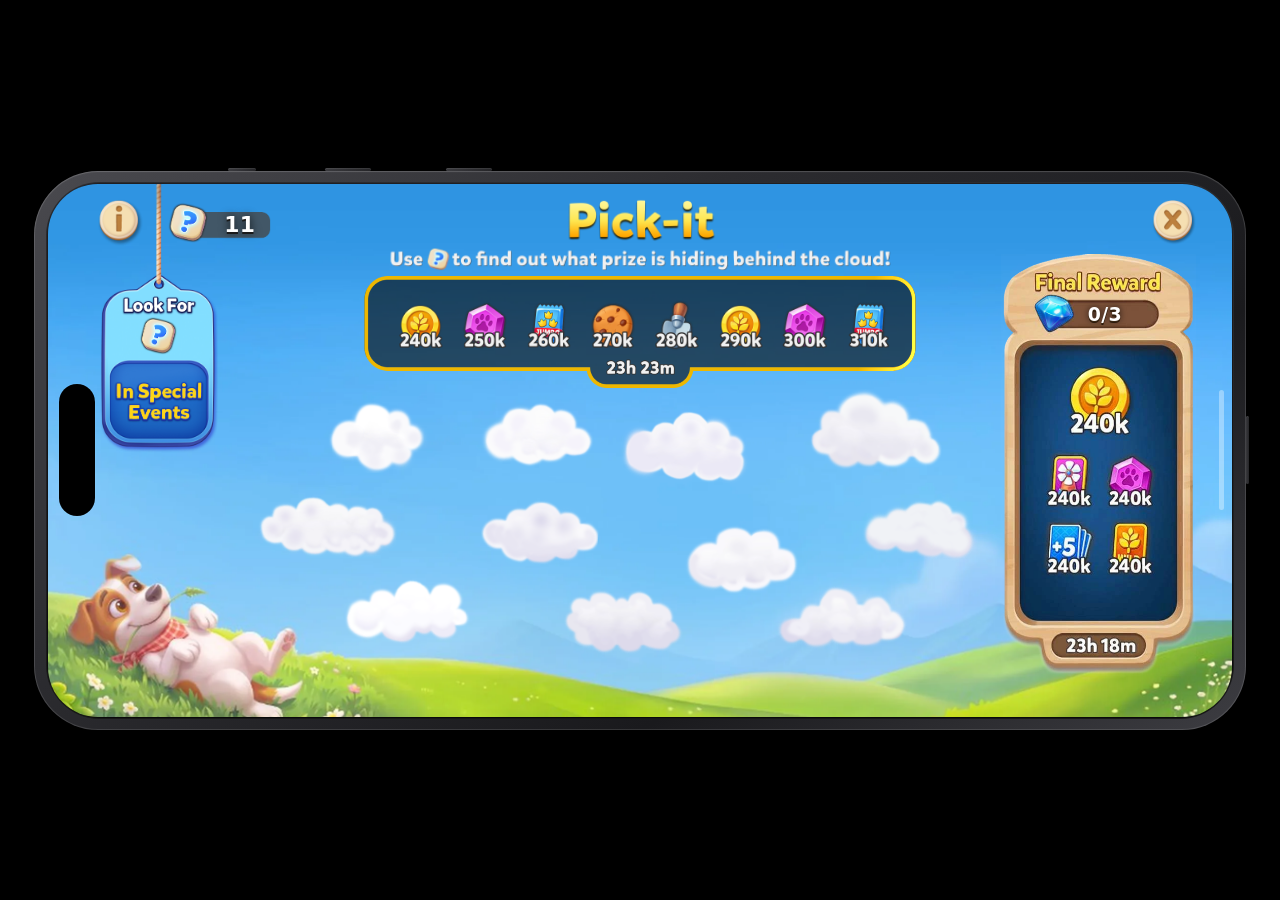
<file: index.html>
<!DOCTYPE html>
<html lang="ru">
<head>
  <meta charset="UTF-8" />
  <meta name="viewport" content="width=device-width, initial-scale=1, maximum-scale=1, user-scalable=no, viewport-fit=cover" />
  <meta name="theme-color" content="#5eb8e8" />
  <meta name="apple-mobile-web-app-capable" content="yes" />
  <meta name="apple-mobile-web-app-status-bar-style" content="black-translucent" />
  <meta name="apple-mobile-web-app-title" content="Pick-it" />
  <title>Pick-it</title>
  <link rel="icon" type="image/png" sizes="32x32" href="Assets/icons/favicon-32.png?v=1" />
  <link rel="icon" type="image/png" sizes="192x192" href="Assets/icons/icon-192.png?v=1" />
  <link rel="apple-touch-icon" href="Assets/icons/apple-touch-icon.png?v=1" />
  <link rel="manifest" href="manifest.webmanifest" />
  <link rel="stylesheet" href="css/game.css?v=final-bar-fix1" />
</head>
<body>
  <div id="rotateOverlay" class="rotate-overlay" aria-live="polite">
    <div class="rotate-overlay-icon" aria-hidden="true">↻</div>
    <p class="rotate-overlay-title">Поверните устройство</p>
    <p class="rotate-overlay-hint">Игра работает только в горизонтальном режиме</p>
  </div>
  <div id="app" class="app">
    <div class="iphone iphone--landscape iphone--14-pro-max" aria-label="iPhone 14 Pro Max landscape (932×430)">
      <div class="iphone-shell">
        <span class="iphone-side-btn iphone-side-silent" aria-hidden="true"></span>
        <span class="iphone-side-btn iphone-side-vol-up" aria-hidden="true"></span>
        <span class="iphone-side-btn iphone-side-vol-down" aria-hidden="true"></span>
        <span class="iphone-side-btn iphone-side-power" aria-hidden="true"></span>
        <div class="iphone-bezel">
          <div class="iphone-screen">
            <div class="iphone-island" aria-hidden="true"></div>
            <div class="stars-layer" id="starsLayer" aria-hidden="true"></div>
            <div class="iphone-screen-inner">
              <div class="stage" id="stage">
      <div class="snow-layer" id="snowLayer" aria-hidden="true"></div>
      <header class="top-bar">
        <div class="top-left-controls">
          <button type="button" class="btn-system btn-info" aria-label="Info">
            <img src="Assets/System Buttons-1.png" alt="" />
          </button>
          <div class="meter-wrap visible" data-intro="meter">
            <img class="meter-bg" src="Assets/EventSkuMeter.png" alt="" />
            <span class="meter-value" id="energyValue">11</span>
          </div>
          <div class="info-panel-wrap intro-hidden" data-intro="info">
            <div class="info-swing">
              <img src="Assets/Info Panel2.png" alt="Play Chase to collect" />
            </div>
          </div>
        </div>
        <button type="button" class="btn-system btn-close" aria-label="Close">
          <img src="Assets/System Buttons.png" alt="" />
        </button>
        <div class="header-wrap intro-hidden" data-intro="header">
          <img class="header-img" src="Assets/Header.png?v=cloudhdr2" alt="Pick-it" />
        </div>
      </header>

      <div class="final-prize-wrap intro-hidden" data-intro="panel">
        <div class="final-prize-panel">
          <img src="Assets/Final Prize Panel.png?v=2" alt="Final Reward" />
          <div
            class="final-prize-progress-fill"
            id="finalPrizeProgressFill"
            style="--progress-ratio: 0"
            aria-hidden="true"
          >
            <img src="Assets/final_prize_progress_fill.png?v=1" alt="" />
          </div>
          <img
            class="final-prize-gem-icon"
            src="Assets/almaz_counter.png?v=2"
            alt=""
          />
          <span
            class="final-prize-progress-counter"
            id="prizePanelProgressCounter"
            aria-live="polite"
            >0/3</span>
          <div
            class="final-prize-rewards-done"
            id="finalPrizeRewardsDone"
            aria-hidden="true"
          >
            <img class="final-prize-done" src="Assets/Done.png" alt="" />
            <img class="final-prize-done" src="Assets/Done.png" alt="" />
            <img class="final-prize-done" src="Assets/Done.png" alt="" />
            <img class="final-prize-done" src="Assets/Done.png" alt="" />
            <img class="final-prize-done" src="Assets/Done.png" alt="" />
          </div>
        </div>
      </div>

      <div class="prize-panel-wrap intro-hidden" data-intro="panel">
        <div class="prize-panel">
          <div class="prize-panel-art">
            <div class="prize-panel-stack">
              <img
                class="prize-panel-fill"
                src="Assets/Prize Panel fill.png?v=3"
                alt=""
              />
              <div class="prize-panel-frame-layer">
                <img
                  class="prize-panel-frame"
                  src="Assets/Prize Panel frame.png?v=2"
                  alt=""
                />
                <span class="prize-panel-shine" aria-hidden="true"></span>
              </div>
            </div>
          </div>
          <div class="prize-panel-items" id="prizePanelItems"></div>
        </div>
      </div>

      <div class="field" id="field"></div>

      <div class="hand-pointer intro-hidden" id="handPointer" aria-hidden="true">
        <img src="Assets/image 181.png" alt="" />
      </div>

      <div class="vfx-layer" id="vfxLayer"></div>

      <div class="game-complete-overlay" id="gameCompleteOverlay" aria-hidden="true">
        <button type="button" class="game-complete-restart" id="gameCompleteRestart" aria-label="Play again">
          <img src="Assets/Recompletion pop-up.png" alt="" />
        </button>
      </div>
              </div>
            </div>
            <div class="iphone-home-bar" aria-hidden="true"></div>
          </div>
        </div>
      </div>
    </div>
  </div>
  <script src="js/game.js?v=cloud8v12"></script>
</body>
</html>
</file>
<file: css/game.css>
*,
*::before,
*::after {
  box-sizing: border-box;
  margin: 0;
  padding: 0;
}

@property --progress-ratio {
  syntax: "<number>";
  initial-value: 0;
  inherits: false;
}

html,
body {
  height: 100%;
  background: #000;
  overflow: hidden;
  font-family: system-ui, -apple-system, Segoe UI, sans-serif;
  -webkit-tap-highlight-color: transparent;
}

.app {
  height: 100%;
  display: flex;
  justify-content: center;
  align-items: center;
  padding: 12px;
}

/* —— iPhone frame (landscape, iPhone 14 Pro Max logical 932×430 pt) —— */
.iphone {
  --iphone-logical-w: 932;
  --iphone-logical-h: 430;
  --iphone-preview-scale: 1.3;
  aspect-ratio: var(--iphone-logical-w) / var(--iphone-logical-h);
  width: min(
    calc(96vw * var(--iphone-preview-scale)),
    calc(
      100dvh * var(--iphone-logical-w) / var(--iphone-logical-h) *
        var(--iphone-preview-scale)
    ),
    calc(var(--iphone-logical-w) * 1px * var(--iphone-preview-scale))
  );
  height: min(
    calc(100dvh * var(--iphone-preview-scale)),
    calc(
      96vw * var(--iphone-logical-h) / var(--iphone-logical-w) *
        var(--iphone-preview-scale)
    ),
    calc(var(--iphone-logical-h) * 1px * var(--iphone-preview-scale))
  );
  filter: drop-shadow(0 24px 48px rgba(0, 0, 0, 0.65));
}

.iphone--14-pro-max .iphone-shell {
  padding: 11px 12px;
  border-radius: 64px;
}

.iphone--14-pro-max .iphone-bezel {
  border-radius: 54px;
}

.iphone--14-pro-max .iphone-screen {
  border-radius: 50px;
}

.iphone--14-pro-max .iphone-island {
  width: 36px;
  min-height: 96px;
  max-height: 132px;
  left: 11px;
}

.iphone-shell {
  position: relative;
  width: 100%;
  height: 100%;
  padding: 10px 11px;
  border-radius: 62px;
  background: linear-gradient(145deg, #4a4a4f 0%, #2c2c30 35%, #1a1a1d 70%, #3d3d42 100%);
  box-shadow:
    inset 0 0 0 1px rgba(255, 255, 255, 0.12),
    inset 0 1px 2px rgba(255, 255, 255, 0.08);
}

.iphone-bezel {
  width: 100%;
  height: 100%;
  border-radius: 52px;
  padding: 2px;
  background: linear-gradient(180deg, #1f1f22, #0a0a0a);
  box-shadow: inset 0 0 0 1px rgba(255, 255, 255, 0.06);
}

.iphone-screen {
  position: relative;
  width: 100%;
  height: 100%;
  border-radius: 48px;
  background: #7ec8f0 url("../Assets/bg.webp?v=bg2500v3") 32% 78% / 100% auto no-repeat;
  overflow: hidden;
  display: flex;
  flex-direction: row;
  align-items: stretch;
}

.iphone-island {
  position: absolute;
  left: 10px;
  top: 50%;
  transform: translateY(-50%);
  width: 32px;
  height: 26%;
  min-height: 88px;
  max-height: 120px;
  background: #000;
  border-radius: 22px;
  z-index: 200;
  box-shadow: 0 0 0 1px rgba(255, 255, 255, 0.04);
}

.iphone-screen-inner {
  flex: 1;
  min-width: 0;
  min-height: 0;
  width: 100%;
  height: 100%;
  display: flex;
  align-items: stretch;
  justify-content: stretch;
  padding: 0;
  container-type: size;
}

.iphone-home-bar {
  position: absolute;
  right: 8px;
  top: 50%;
  transform: translateY(-50%);
  width: 5px;
  height: 34%;
  max-height: 120px;
  border-radius: 999px;
  background: rgba(255, 255, 255, 0.35);
  z-index: 200;
  pointer-events: none;
}

.iphone-side-btn {
  position: absolute;
  background: linear-gradient(90deg, #3a3a3e, #252528);
  border-radius: 2px;
  box-shadow: inset 0 1px 0 rgba(255, 255, 255, 0.08);
  pointer-events: none;
}

.iphone-side-silent {
  top: -3px;
  left: 16%;
  width: 28px;
  height: 3px;
}

.iphone-side-vol-up {
  top: -3px;
  left: 24%;
  width: 46px;
  height: 3px;
}

.iphone-side-vol-down {
  top: -3px;
  left: 34%;
  width: 46px;
  height: 3px;
}

.iphone-side-power {
  right: -3px;
  top: 50%;
  transform: translateY(-50%);
  width: 3px;
  height: 68px;
}

/* Landscape-only: block portrait with full-screen prompt */
.rotate-overlay {
  display: none;
  position: fixed;
  inset: 0;
  z-index: 100000;
  flex-direction: column;
  align-items: center;
  justify-content: center;
  gap: 12px;
  padding: 28px;
  text-align: center;
  color: #fff;
  background: #7ec8f0 url("../Assets/bg.webp?v=bg2500v3") 32% 78% / 100% auto no-repeat;
  pointer-events: auto;
}

body.portrait-blocked .rotate-overlay {
  display: flex;
}

body.portrait-blocked #app {
  visibility: hidden !important;
  pointer-events: none !important;
}

.rotate-overlay-icon {
  font-size: 3.25rem;
  line-height: 1;
  animation: rotateHint 2.2s ease-in-out infinite;
}

.rotate-overlay-title {
  font-size: 1.35rem;
  font-weight: 800;
  text-shadow: 0 2px 8px rgba(0, 0, 0, 0.85);
}

.rotate-overlay-hint {
  font-size: 0.95rem;
  opacity: 0.88;
  max-width: 16rem;
  line-height: 1.35;
}

@keyframes rotateHint {
  0%,
  100% {
    transform: rotate(-90deg);
  }
  50% {
    transform: rotate(-90deg) scale(1.08);
  }
}

/* Legacy: CSS rotate fallback (desktop only, optional) */
body.force-landscape {
  overflow: hidden;
}

body.force-landscape #app {
  position: fixed;
  inset: auto;
  left: 50%;
  top: 50%;
  padding: 0;
  transform: translate(-50%, -50%) rotate(90deg);
  transform-origin: center center;
}

body.force-landscape .iphone,
body.force-landscape .iphone-shell,
body.force-landscape .iphone-bezel,
body.force-landscape .iphone-screen,
body.force-landscape .iphone-screen-inner,
body.force-landscape .stage {
  width: 100% !important;
  height: 100% !important;
  max-width: none;
  max-height: none;
  min-height: 0;
  flex: 1 1 auto;
}

body.force-landscape .iphone {
  display: flex;
  flex-direction: column;
  aspect-ratio: auto !important;
}

body.force-landscape .iphone-shell,
body.force-landscape .iphone-bezel {
  display: flex;
  flex-direction: column;
  flex: 1;
  padding: 0 !important;
}

body.force-landscape .iphone-screen {
  flex: 1;
  display: flex;
  border-radius: 0 !important;
}

body.force-landscape .stage {
  --header-w: min(78.2cqw, 82.8%);
  --prize-panel-w: min(84cqw, 560px);
  --prize-panel-gap: 1px;
  --prize-icon-h: calc(var(--prize-panel-h) * 0.72);
  --prize-panel-item-overlap: 2px;
  --prize-panel-items-shift: -50%;
  --panel-bottom: 0.6%;
  --prize-panel-rise-offset: min(96px, 22cqh);
}

body.force-landscape .header-wrap {
  max-width: calc(100% - 128px);
}

body.force-landscape .header-img {
  min-height: 50.6px;
}

body.force-landscape .prize-panel-wrap {
  width: min(var(--prize-panel-w), calc(100% - 28px));
  max-width: none;
}

/* Phones: drop mockup frame, game fills the viewport */
@media (hover: none) and (pointer: coarse), (max-width: 768px) {
  html {
    height: 100%;
    height: 100dvh;
    height: -webkit-fill-available;
    width: 100%;
    overflow: hidden;
    overscroll-behavior: none;
  }

  body {
    position: fixed;
    inset: 0;
    width: 100%;
    height: 100%;
    height: 100dvh;
    height: -webkit-fill-available;
    margin: 0;
    overflow: hidden;
    overscroll-behavior: none;
    background: #000;
  }

  #app,
  #app.app {
    position: fixed;
    inset: 0;
    padding: 0 !important;
    width: 100%;
    height: 100%;
    min-height: 0;
    max-height: 100%;
    align-items: stretch;
    justify-content: stretch;
    box-sizing: border-box;
    display: flex;
    flex-direction: column;
  }

  .iphone {
    --iphone-preview-scale: 1;
    flex: 1 1 auto;
    width: 100%;
    height: 100%;
    min-height: 0;
    max-height: 100%;
    aspect-ratio: auto !important;
    max-width: none;
    filter: none;
    display: flex;
    flex-direction: column;
  }

  .iphone-shell {
    flex: 1;
    display: flex;
    flex-direction: column;
    min-height: 0;
    height: auto;
    padding: 0;
    border-radius: 0;
    background: transparent;
    box-shadow: none;
  }

  .iphone-bezel {
    flex: 1;
    display: flex;
    flex-direction: column;
    min-height: 0;
    height: auto;
    padding: 0 !important;
    border-radius: 0;
    background: transparent;
    box-shadow: none;
  }

  .iphone-screen {
    flex: 1;
    display: flex;
    flex-direction: row;
    border-radius: 0;
    width: 100%;
    height: 100%;
    min-height: 0;
    padding: 0;
    box-sizing: border-box;
  }

  .iphone-screen-inner,
  .stage {
    width: 100%;
    height: 100%;
    min-height: 0;
    flex: 1 1 auto;
  }

  .iphone-island,
  .iphone-home-bar,
  .iphone-side-btn {
    display: none !important;
  }

  .prize-panel-items {
    padding: 0 var(--prize-panel-items-pad-x, 2.2%);
    gap: var(--prize-panel-gap, 1px);
    column-gap: var(--prize-panel-gap, 1px);
  }

  .top-left-controls {
    flex-wrap: nowrap;
  }
}

@media (hover: none) and (pointer: coarse) and (orientation: landscape) {
  html,
  body,
  #app,
  .iphone,
  .iphone-shell,
  .iphone-bezel,
  .iphone-screen,
  .iphone-screen-inner,
  .stage {
    height: 100svh;
    min-height: 100svh;
    max-height: 100svh;
  }
}

html.is-touch.game-landscape,
html.is-touch.game-landscape body {
  background: #0a1020;
}

html.is-touch.game-landscape #app,
html.is-touch.game-landscape .iphone,
html.is-touch.game-landscape .iphone-shell,
html.is-touch.game-landscape .iphone-bezel,
html.is-touch.game-landscape .iphone-screen,
html.is-touch.game-landscape .iphone-screen-inner,
html.is-touch.game-landscape .stage {
  width: 100vw;
  max-width: 100vw;
  margin: 0;
  padding: 0;
  border-radius: 0;
}

/* Info panel layout: phone landscape + local iPhone mockup (no .is-touch on desktop) */
html.is-touch.game-landscape .stage,
html:not(.is-touch) .iphone .stage {
  --info-meter-gap: 0px;
  --info-ui-gap: 6px;
  --info-btn-w: 52px;
  /* Rope X: center of gap between info btn and meter */
  --info-rope-x: calc(var(--info-btn-w) + var(--info-ui-gap) * 0.5);
}

html.is-touch.game-landscape .stage {
  --info-panel-scale: calc(0.9555 * 0.85);
  --info-panel-shift-x: 10px;
  --top-left-nudge-x: -10px;
  /* Rope Y: top of stage + lift info panel slightly */
  --info-rope-top: calc(
    -1 * max(var(--ui-top), env(safe-area-inset-top, 8px)) - 20px
  );
}

html:not(.is-touch) .iphone .stage {
  --info-panel-scale: 0.9555;
  --info-panel-shift-x: 10px;
  --top-left-nudge-x: 0px;
  --info-rope-top: calc(-1 * max(var(--ui-top), 10px));
  --prize-panel-items-drop: -10px;
  --prize-panel-items-top: 51%;
}

html.is-touch.game-landscape .top-left-controls,
html:not(.is-touch) .iphone .top-left-controls {
  position: absolute;
}

html.is-touch.game-landscape .info-panel-wrap,
html:not(.is-touch) .iphone .info-panel-wrap {
  position: absolute;
  left: calc(var(--info-rope-x, 55px) + var(--info-panel-shift-x, 0px));
  top: var(--info-rope-top, -8px);
  margin-left: 0;
  margin-top: 0;
  max-width: calc(124px * var(--info-panel-scale, 0.9555));
  z-index: 2;
  transform: translate(-50%, -130%);
}

html.is-touch.game-landscape .info-panel-wrap.dropped,
html:not(.is-touch) .iphone .info-panel-wrap.dropped {
  animation: infoDropAnchored 0.85s cubic-bezier(0.34, 1.4, 0.64, 1) forwards;
}

html:not(.is-touch) .iphone .top-left-controls {
  gap: 6px;
  align-items: flex-start;
}

/* Touch + landscape: desktop-like UI; prize width in vw (no cqw) */
html.is-touch.game-landscape .stage {
  --edge-x: 2px;
  --ui-top: 8px;
  --header-w: 42.32%;
  --close-nudge-x: 32px;
  --header-est-h: min(12.5vw, 54px);
  --prize-panel-items-mul: 0.85;
  --prize-panel-top: calc(0.8% + 10px + var(--header-est-h) - 3px);
  --field-top: calc(var(--prize-panel-top) + var(--prize-panel-h) + 8px);
  --prize-panel-gap: 1px;
  --prize-panel-item-overlap: 2px;
  --prize-panel-items-shift: -50%;
  --prize-panel-items-pad-x: 2.2%;
  --prize-panel-items-drop: -12px;
  --prize-panel-items-top: 51%;
  --prize-panel-mobile-size: 1.2;
  --prize-panel-scale: calc(0.84 * var(--prize-panel-mobile-size, 1));
  --prize-panel-items-ref-scale: calc(1.06 * var(--prize-panel-mobile-size, 1));
  --prize-panel-w: min(
    calc(49.13vw * var(--prize-panel-scale)),
    calc(419px * var(--prize-panel-scale))
  );
  --prize-panel-h: calc(var(--prize-panel-w) * var(--prize-panel-art-h, 197) / 1024);
  --prize-icon-h: calc(
    min(
        calc(49.13vw * var(--prize-panel-items-ref-scale)),
        calc(419px * var(--prize-panel-items-ref-scale))
      ) *
      var(--prize-panel-art-h, 197) / 1024 * 0.72 * var(--prize-panel-items-mul, 0.85)
  );
  --prize-panel-rise-offset: min(-68px, -14vh);
  --petard-size: min(28.8vh, 156px);
}

html.is-touch.game-landscape .top-left-controls {
  left: max(
    0px,
    calc(
      var(--edge-x) + var(--top-left-nudge-x, 0px) +
        env(safe-area-inset-left, 0px)
    )
  );
  top: max(var(--ui-top), env(safe-area-inset-top, 8px));
  gap: 6px;
  max-width: none;
  align-items: flex-start;
}

html.is-touch.game-landscape .btn-close {
  right: max(
    2px,
    calc(
      var(--edge-x) - var(--close-nudge-x, 0px) +
        env(safe-area-inset-right, 0px)
    )
  );
  top: max(var(--ui-top), env(safe-area-inset-top, 8px));
}

html.is-touch.game-landscape .final-prize-wrap {
  top: calc(
    max(var(--ui-top), env(safe-area-inset-top, 8px)) + var(--final-prize-shift-y, 58px)
  );
  right: max(
    2px,
    calc(
      var(--edge-x) - var(--close-nudge-x, 0px) +
        env(safe-area-inset-right, 0px) + var(--final-prize-shift-x, 4px)
    )
  );
  height: calc(
    (
        100% - max(var(--ui-top), env(safe-area-inset-top, 8px)) -
          var(--final-prize-shift-y, 58px) - 6px
      ) * var(--final-prize-scale, 0.924)
  );
}

html.is-touch.game-landscape .btn-info,
html.is-touch.game-landscape .btn-close {
  width: 52px;
  height: 52px;
}

html.is-touch.game-landscape .meter-wrap,
html:not(.is-touch) .iphone .meter-wrap {
  height: calc(56px * 1.15);
  transform: translateY(-5%);
}

html.is-touch.game-landscape .meter-value,
html:not(.is-touch) .iphone .meter-value {
  font-size: calc(19px * 1.15);
}

html.is-touch.game-landscape .header-wrap {
  left: 50%;
  top: calc(0.8% + 10px);
  transform: translateX(-50%);
  width: var(--header-w);
  max-width: calc(100% - 128px);
}

html.is-touch.game-landscape .header-img {
  width: 100%;
  height: auto;
  min-height: 0;
  max-height: none;
  object-fit: contain;
}

html.is-touch.game-landscape .prize-panel-wrap {
  top: var(--prize-panel-top);
  bottom: auto;
  width: min(var(--prize-panel-w), calc(100vw - 12px));
  max-width: calc(419px * var(--prize-panel-scale));
  height: auto;
  aspect-ratio: 1024 / var(--prize-panel-art-h, 208);
  transform: translateX(-50%) translateY(0);
  transform-origin: 50% 0%;
}

html.is-touch.game-landscape .prize-panel-wrap.intro-hidden[data-intro="panel"] {
  transform: translateX(-50%);
}

html.is-touch.game-landscape .prize-panel-wrap.visible {
  animation: prizePanelFadeIn var(--prize-panel-rise-duration, 0.85s) ease both;
}

html.is-touch.game-landscape .prize-panel {
  --prize-panel-items-top: 44%;
  --prize-panel-items-drop: -12px;
}

html.is-touch.game-landscape .prize-panel-items,
html.is-touch.game-landscape #prizePanelItems {
  --prize-panel-items-drop: -12px;
  top: var(--prize-panel-items-top, 43%);
  left: 0;
  right: 0;
  height: var(--prize-icon-h);
  transform: translateY(-50%)
    translateY(var(--prize-panel-items-drop, -10px))
    translateX(var(--prize-panel-items-nudge-x, 5px));
  align-items: flex-end;
  justify-content: center;
}

html.is-touch.game-landscape .prize-panel-items .panel-prize {
  height: var(--prize-icon-h);
  align-items: flex-end;
}

html.is-touch.game-landscape .prize-panel-items .panel-prize-img {
  max-height: calc(var(--prize-icon-h) * var(--panel-prize-size-mul, 1.1));
}

/* Touch landscape: petard row Y (shared with idle-hint pulse) */
html.is-touch.game-landscape .slot[data-index="1"],
html.is-touch.game-landscape .slot[data-index="3"],
html.is-touch.game-landscape .slot[data-index="5"],
html.is-touch.game-landscape .slot[data-index="7"] {
  --petard-slot-x: -32px;
  --petard-slot-y: calc(-50% - 2.5vh + var(--petard-row-drop, 0px));
}

html.is-touch.game-landscape .slot[data-index="0"],
html.is-touch.game-landscape .slot[data-index="2"],
html.is-touch.game-landscape .slot[data-index="4"],
html.is-touch.game-landscape .slot[data-index="6"] {
  --petard-slot-y: calc(
    -50% - 2.5vh + var(--petard-row-drop, 0px) - var(--petard-lower-row-lift, 0px) +
      var(--petard-lower-row-drop, 0px)
  );
}

/* Touch: petard 4 (index 3) */
html.is-touch.game-landscape .slot[data-index="3"] {
  --petard-slot-y: calc(-50% - 2.5vh + var(--petard-row-drop, 0px) + 13px);
}

html.is-touch.game-landscape #field .slot[data-index="3"] .slot-inner {
  translate: 0 -8px;
}

/* Touch landscape: reward character face scale (all `.reward-* img.done`) */
html.is-touch.game-landscape .stage {
  --character-face-mul: 1;
  --character-reward-bottom: 10px;
  --petard-row-drop: 12px;
  --petard-lower-row-lift: 20px;
  --petard-lower-row-drop: 14px;
}

html.is-touch.game-landscape .slot.show-special-reward img.done {
  bottom: var(--character-reward-bottom, var(--slot-sku-bottom, 0px));
}

/* Touch: upper petard row — lift character faces 10px (slots 2,4,6,8 → index 1,3,5,7) */
html.is-touch.game-landscape .slot[data-index="1"].show-special-reward img.done,
html.is-touch.game-landscape .slot[data-index="3"].show-special-reward img.done,
html.is-touch.game-landscape .slot[data-index="5"].show-special-reward img.done,
html.is-touch.game-landscape .slot[data-index="7"].show-special-reward img.done {
  bottom: calc(var(--character-reward-bottom, 10px) + 10px);
}

html.is-touch.game-landscape .slot.reward-sam img.done {
  width: calc(var(--petard-size) * 1.017 * 1.15 * 0.81 * var(--character-face-mul));
  height: calc(var(--petard-size) * 1.017 * 1.15 * 0.81 * var(--character-face-mul));
  margin-left: -8px;
}

/* Touch: petards 1 & 3 — lift prize + petard (not petard 2) */
html.is-touch.game-landscape #field .slot[data-index="0"] img.prize,
html.is-touch.game-landscape #field .slot[data-index="0"] img.cube,
html.is-touch.game-landscape #field .slot[data-index="2"] img.prize,
html.is-touch.game-landscape #field .slot[data-index="2"] img.cube {
  bottom: calc(var(--slot-sku-bottom, 0px) + 10px);
}

html.is-touch.game-landscape #field .slot[data-index="0"].show-special-reward img.done,
html.is-touch.game-landscape #field .slot.reward-sam.show-special-reward img.done {
  bottom: calc(var(--character-reward-bottom, 10px) + 32px);
}

html.is-touch.game-landscape #field .slot[data-index="2"].show-special-reward img.done {
  bottom: calc(var(--character-reward-bottom, 10px) + 8px);
}

/* Touch: petard 2 — lift prize + petard */
html.is-touch.game-landscape #field .slot[data-index="1"] img.prize,
html.is-touch.game-landscape #field .slot[data-index="1"] img.cube {
  bottom: calc(var(--slot-sku-bottom, 0px) + 28px);
}

html.is-touch.game-landscape #field .slot[data-index="1"].show-special-reward img.done {
  bottom: calc(var(--character-reward-bottom, 10px) + 24px);
}

/* Touch: petard 8 — lift prize + petard */
html.is-touch.game-landscape #field .slot[data-index="7"] img.prize,
html.is-touch.game-landscape #field .slot[data-index="7"] img.cube {
  bottom: calc(var(--slot-sku-bottom, 0px) + 26px);
}

html.is-touch.game-landscape #field .slot[data-index="7"].show-special-reward img.done {
  bottom: calc(var(--character-reward-bottom, 10px) + 32px);
}

/* Touch: petard 6 — lift on field */
html.is-touch.game-landscape #field .slot[data-index="5"] img.prize,
html.is-touch.game-landscape #field .slot[data-index="5"] img.cube {
  bottom: calc(var(--slot-sku-bottom, 0px) + 32px);
}

html.is-touch.game-landscape #field .slot[data-index="5"].show-special-reward img.done {
  bottom: calc(var(--character-reward-bottom, 10px) + 38px);
}

html.is-touch.game-landscape .slot.reward-mia img.done {
  width: calc(var(--petard-size) * 1.22 * var(--character-face-mul));
  height: calc(var(--petard-size) * 1.22 * var(--character-face-mul));
  margin-left: -10px;
}

html.is-touch.game-landscape .slot.reward-mia.show-special-reward .slot-inner {
  translate: -8px 5px;
}

html.is-touch.game-landscape .slot.reward-sanny img.done {
  width: calc(var(--petard-size) * 0.95 * var(--character-face-mul));
  height: calc(var(--petard-size) * 0.95 * var(--character-face-mul));
  margin-left: -12px;
}

html.is-touch.game-landscape .slot.reward-hoppy img.done {
  width: calc(var(--petard-size) * 0.78 * var(--character-face-mul));
  height: calc(var(--petard-size) * 0.78 * var(--character-face-mul));
  margin-left: 0px;
}

html.is-touch.game-landscape .slot.reward-hoppy.show-special-reward img.done {
  bottom: calc(
    var(--character-reward-bottom, 10px) + var(--petard-size) * (1 - 0.78 * var(--character-face-mul, 1)) / 2 - 2px
  );
}

html.is-touch.game-landscape .slot.reward-hoppy.show-special-reward .slot-inner {
  translate: 12px 2px;
}

html.is-touch.game-landscape .slot.reward-oscar img.done {
  width: calc(var(--petard-size) * 0.893 * var(--character-face-mul));
  height: calc(var(--petard-size) * 0.893 * var(--character-face-mul));
  margin-left: -6px;
}

html.is-touch.game-landscape #field .slot.reward-oscar.show-special-reward .slot-inner {
  transform: rotate(var(--slot-tilt, 8deg)) translateY(6px) !important;
}

html.is-touch.game-landscape .slot.reward-peggy img.done {
  width: calc(var(--petard-size) * 0.95 * var(--character-face-mul));
  height: calc(var(--petard-size) * 0.95 * var(--character-face-mul));
}

html.is-touch.game-landscape #field .slot.reward-peggy.show-special-reward .slot-inner {
  transform: rotate(var(--slot-tilt, 8deg)) translateY(22px) !important;
}

html.is-touch.game-landscape .slot.reward-carrie img.done {
  width: calc(var(--petard-size) * 0.98 * var(--character-face-mul));
  height: calc(var(--petard-size) * 0.98 * var(--character-face-mul));
  margin-left: -4px;
}

html.is-touch.game-landscape .slot.reward-mole img.done {
  width: calc(var(--petard-size) * 0.9 * var(--character-face-mul));
  height: calc(var(--petard-size) * 0.9 * var(--character-face-mul));
  margin-left: 8px;
}

html.is-touch.game-landscape .slot.reward-mole.show-special-reward .slot-inner {
  translate: 4px 10px;
}

html.is-touch.game-landscape .info-swing img {
  width: 100%;
  height: auto;
  max-height: none;
}

.stars-layer {
  display: none;
  position: absolute;
  inset: 0;
  z-index: 1;
  pointer-events: none;
  overflow: hidden;
}

.star-twinkle {
  position: absolute;
  left: var(--star-x, 50%);
  top: var(--star-y, 20%);
  width: var(--star-sz, 2px);
  height: var(--star-sz, 2px);
  border-radius: 50%;
  background: radial-gradient(
    circle at 40% 40%,
    #fff 0%,
    rgba(255, 255, 255, 0.85) 55%,
    rgba(255, 255, 255, 0.2) 100%
  );
  box-shadow:
    0 0 calc(var(--star-sz, 2px) * 2.6) rgba(255, 255, 255, 0.92),
    0 0 calc(var(--star-sz, 2px) * 5.2) rgba(200, 220, 255, 0.5);
  opacity: var(--star-dim, 0.45);
  transform: translate(-50%, -50%);
  animation: starTwinkle var(--star-dur, 2.4s) ease-in-out infinite;
  animation-delay: var(--star-delay, 0s);
  will-change: opacity, transform;
}

.star-twinkle.star-soft {
  box-shadow:
    0 0 calc(var(--star-sz, 2px) * 2) rgba(255, 248, 230, 0.72),
    0 0 calc(var(--star-sz, 2px) * 4) rgba(255, 200, 220, 0.35);
}

@keyframes starTwinkle {
  0%,
  100% {
    opacity: calc(var(--star-dim, 0.35) * 0.55);
    transform: translate(-50%, -50%) scale(0.62);
    filter: brightness(0.85);
  }
  35% {
    opacity: calc(var(--star-dim, 0.35) + 0.55);
    transform: translate(-50%, -50%) scale(1.08);
    filter: brightness(1.15);
  }
  50% {
    opacity: 1;
    transform: translate(-50%, -50%) scale(1.32);
    filter: brightness(1.35);
  }
  65% {
    opacity: calc(var(--star-dim, 0.35) + 0.45);
    transform: translate(-50%, -50%) scale(0.9);
    filter: brightness(1.05);
  }
}

.snow-layer {
  display: none;
  position: absolute;
  inset: 0;
  z-index: 6;
  pointer-events: none;
  overflow: hidden;
  container-type: size;
}

.snowflake {
  position: absolute;
  top: -4%;
  left: var(--snow-x, 50%);
  width: var(--snow-sz, 3.4px);
  height: var(--snow-sz, 3.4px);
  border-radius: 50%;
  opacity: var(--snow-opacity, 0.5);
  background: radial-gradient(
    circle at 35% 35%,
    #fff 0%,
    rgba(255, 255, 255, 0.75) 45%,
    rgba(255, 255, 255, 0.2) 100%
  );
  box-shadow: 0 0 2px rgba(255, 255, 255, 0.32);
  animation: snowFall var(--snow-dur, 20s) linear infinite;
  animation-delay: var(--snow-delay, 0s);
  will-change: transform;
}

.snowflake.shape-dot {
  border-radius: 50%;
}

.snowflake.shape-flake {
  width: max(2px, calc(var(--snow-sz) * 0.18));
  height: var(--snow-sz, 4px);
  border-radius: 1px;
  background: linear-gradient(
    to bottom,
    transparent 4%,
    rgba(255, 255, 255, 0.95) 38%,
    rgba(255, 255, 255, 0.95) 62%,
    transparent 96%
  );
  box-shadow: 0 0 3px rgba(255, 255, 255, 0.45);
}

.snowflake.shape-flake::before,
.snowflake.shape-flake::after {
  content: "";
  position: absolute;
  left: 50%;
  top: 50%;
  width: max(2px, calc(var(--snow-sz) * 0.18));
  height: var(--snow-sz);
  border-radius: 1px;
  background: linear-gradient(
    to bottom,
    transparent 4%,
    rgba(255, 255, 255, 0.92) 38%,
    rgba(255, 255, 255, 0.92) 62%,
    transparent 96%
  );
  box-shadow: 0 0 2px rgba(255, 255, 255, 0.35);
  transform-origin: center center;
  transform: translate(-50%, -50%) rotate(60deg);
  pointer-events: none;
}

.snowflake.shape-flake::after {
  transform: translate(-50%, -50%) rotate(-60deg);
}

@keyframes snowFall {
  0% {
    transform: translate3d(0, 0, 0) rotate(0deg);
  }
  100% {
    transform: translate3d(var(--snow-drift, 0px), calc(100cqh + 16px), 0)
      rotate(360deg);
  }
}

.stage {
  --edge-x: max(3.85%, 10px);
  --ui-top: 12px;
  --info-panel-scale: 0.85;
  --info-meter-gap: 6px;
  --info-panel-shift-x: 0px;
  --info-panel-shift-y: -24px;
  --meter-nudge-x: 6px;
  --top-left-nudge-x: -16px;
  --close-nudge-x: 14px;
  --header-est-h: min(14cqw, 62px);
  --prize-panel-top: calc(0.8% + 10px + var(--header-est-h) + 16px);
  --field-top: calc(var(--prize-panel-top) + var(--prize-panel-h) + 10px);
  --header-w: 42.32%;
  --prize-panel-rise-offset: -min(88px, 16vh);
  --prize-panel-rise-duration: 1.15s;
  --prize-panel-items-drop: -8px;
  --prize-panel-items-top: 52%;
  --prize-panel-w: 551px;
  --prize-panel-art-h: 208;
  --prize-panel-fill-h: 197;
  --prize-panel-h: calc(var(--prize-panel-w) * var(--prize-panel-art-h) / 1024);
  --prize-icon-h: calc(var(--prize-panel-h) * 0.72);
  --prize-panel-gap: 1px;
  --prize-panel-item-overlap: 2px;
  --prize-panel-items-shift: -50%;
  --prize-panel-items-pad-x: 2.2%;
  --prize-panel-items-nudge-x: 5px;
  --petard-size: min(27.3cqh, 157px);
  --petard-row-drop: 22px;
  --petard-lower-row-lift: 20px;
  --petard-lower-row-drop: 12px;
  --character-face-lift: 24px;
  --character-upper-row-drop: 14px;
  --lower-row-prize-lift: 14px;
  --slot-sku-bottom: 0px;
  --character-reward-bottom: var(--slot-sku-bottom, 0px);
  --cloud-face-bottom-mul: 0.06;
  --panel-prize-size-mul: 1.1;

  position: relative;
  width: 100%;
  height: 100%;
  flex: 1;
  align-self: stretch;
  background: transparent;
  overflow: hidden;
  container-type: size;
}

.top-bar {
  position: absolute;
  inset: 0 0 auto 0;
  height: 18%;
  min-height: 72px;
  z-index: 30;
  pointer-events: none;
  overflow: visible;
}

.top-left-controls {
  position: absolute;
  left: calc(var(--edge-x) + var(--top-left-nudge-x, 0px));
  top: max(var(--ui-top), 10px);
  display: flex;
  align-items: flex-start;
  gap: 12px;
  z-index: 210;
  pointer-events: auto;
}

.btn-system {
  padding: 0;
  border: none;
  background: transparent;
  cursor: pointer;
  pointer-events: auto;
}

.btn-info {
  width: 52px;
  height: 52px;
  flex-shrink: 0;
}

.btn-close {
  position: absolute;
  right: calc(var(--edge-x) - var(--close-nudge-x, 0px));
  top: max(var(--ui-top), 10px);
  width: 52px;
  height: 52px;
  z-index: 210;
}

.btn-system img {
  width: 100%;
  height: 100%;
  display: block;
}

.header-wrap {
  position: absolute;
  left: 50%;
  top: calc(0.8% + 10px);
  transform: translateX(-50%);
  width: var(--header-w);
  pointer-events: none;
  z-index: 35;
}

.header-img {
  width: 100%;
  height: auto;
  display: block;
}

.final-prize-wrap {
  --final-prize-scale: 0.924;
  --final-prize-shift-x: 4px;
  --final-prize-shift-y: 58px;
  --final-prize-gem-x: 27.08%;
  --final-prize-gem-y: 14.0%;
  --final-prize-gem-art-w: 18.75%;
  --final-prize-gem-art-h: 7.8125%;
  --final-prize-gem-scale: 1;
  --final-prize-gem-w: calc(var(--final-prize-gem-art-w) * var(--final-prize-gem-scale));
  --final-prize-gem-h: calc(var(--final-prize-gem-art-h) * var(--final-prize-gem-scale));
  --final-prize-progress-track-left: 21.5%;
  --final-prize-progress-track-top: 14.3%;
  --final-prize-progress-track-width: 57.2%;
  --final-prize-progress-track-height: 5.2%;
  --final-prize-progress-x: 53.2%;
  --final-prize-progress-y: 14.15%;
  position: absolute;
  top: calc(max(var(--ui-top), 10px) + var(--final-prize-shift-y));
  right: calc(
    var(--edge-x) - var(--close-nudge-x, 0px) + var(--final-prize-shift-x)
  );
  height: calc(
    (100% - max(var(--ui-top), 10px) - var(--final-prize-shift-y) - 6px) *
      var(--final-prize-scale)
  );
  z-index: 26;
  opacity: 0;
  transform: translateX(calc(105% + 28px));
  pointer-events: none;
}

.final-prize-panel {
  position: relative;
  display: inline-block;
  height: 100%;
  vertical-align: top;
}

.final-prize-panel > img:not(.final-prize-gem-icon) {
  display: block;
  height: 100%;
  width: auto;
  object-fit: contain;
  object-position: right top;
}

/* Cyan fill — grows from under the gem; scaleX keeps bar thickness stable */
.final-prize-progress-fill {
  --progress-ratio: 0;
  position: absolute;
  left: var(--final-prize-progress-track-left);
  top: var(--final-prize-progress-track-top);
  width: var(--final-prize-progress-track-width);
  height: var(--final-prize-progress-track-height);
  min-height: 5px;
  z-index: 5;
  transform: translateY(-50%) scaleX(var(--progress-ratio));
  transform-origin: left center;
  overflow: hidden;
  border-radius: 0 9999px 9999px 0;
  opacity: 1;
  visibility: visible;
  transition: transform 0.55s cubic-bezier(0.22, 1, 0.36, 1);
  pointer-events: none;
}

.final-prize-progress-fill img {
  display: block;
  width: 100%;
  height: 100%;
  object-fit: fill;
  object-position: left center;
}

/* Counter gem — aligned to progress bar art (replaces baked diamond) */
.final-prize-gem-icon {
  position: absolute;
  left: var(--final-prize-gem-x);
  top: var(--final-prize-gem-y);
  width: var(--final-prize-gem-w);
  height: var(--final-prize-gem-h);
  z-index: 6;
  transform: translate(-50%, -50%);
  object-fit: contain;
  pointer-events: none;
}

/* Dynamic 0/3 over baked 0/4 on Final Prize progress bar */
.final-prize-progress-counter {
  position: absolute;
  left: var(--final-prize-progress-x);
  top: var(--final-prize-progress-y);
  z-index: 7;
  transform: translate(-50%, -50%);
  font-size: clamp(18px, 3.55cqmin, 30px);
  font-weight: 800;
  line-height: 1;
  letter-spacing: 0.02em;
  color: #fff;
  text-shadow:
    0 1px 0 #3d2814,
    0 2px 0 #2a1a0c,
    0 0 6px rgba(0, 0, 0, 0.75);
  pointer-events: none;
  white-space: nowrap;
}

html.is-touch.game-landscape .final-prize-progress-counter {
  font-size: clamp(17px, 3.3cqmin, 28px);
}

/* Done badges over Final Prize panel reward art (shown at 3/3) */
.final-prize-rewards-done {
  --final-prize-done-drop: 2.5%;
  position: absolute;
  inset: 0;
  z-index: 9;
  pointer-events: none;
  opacity: 0;
  visibility: hidden;
}

.final-prize-rewards-done.is-visible {
  opacity: 1;
  visibility: visible;
}

.final-prize-rewards-done .final-prize-done {
  position: absolute;
  width: 24%;
  height: auto;
  max-width: 100%;
  object-fit: contain;
  transform: translate(-50%, -50%) scale(0.25);
  opacity: 0;
}

.final-prize-rewards-done.is-visible .final-prize-done {
  animation: panelDonePop 0.42s cubic-bezier(0.34, 1.56, 0.64, 1) forwards;
}

.final-prize-rewards-done .final-prize-done:nth-child(1) {
  left: 50%;
  top: calc(31.5% + var(--final-prize-done-drop, 0));
  animation-delay: 0s;
}

.final-prize-rewards-done .final-prize-done:nth-child(2) {
  left: 29%;
  top: calc(48% + var(--final-prize-done-drop, 0));
  animation-delay: 0.07s;
}

.final-prize-rewards-done .final-prize-done:nth-child(3) {
  left: 71%;
  top: calc(48% + var(--final-prize-done-drop, 0));
  animation-delay: 0.14s;
}

.final-prize-rewards-done .final-prize-done:nth-child(4) {
  left: 29%;
  top: calc(67.5% + var(--final-prize-done-drop, 0));
  animation-delay: 0.21s;
}

.final-prize-rewards-done .final-prize-done:nth-child(5) {
  left: 71%;
  top: calc(67.5% + var(--final-prize-done-drop, 0));
  animation-delay: 0.28s;
}

.final-prize-wrap.intro-hidden[data-intro="panel"] {
  opacity: 0;
  transform: translateX(calc(105% + 28px));
}

.final-prize-wrap.visible {
  animation: finalPrizeSlideIn var(--final-prize-slide-duration, 0.95s)
    cubic-bezier(0.22, 1, 0.36, 1) both;
  pointer-events: none;
}

@keyframes finalPrizeSlideIn {
  from {
    opacity: 0;
    transform: translateX(calc(105% + 28px));
  }
  to {
    opacity: 1;
    transform: translateX(0);
  }
}

.stage--game-complete .final-prize-wrap {
  animation: none;
  opacity: 0;
  transform: translateX(calc(105% + 28px));
}

.prize-panel-wrap {
  position: absolute;
  left: 50%;
  top: var(--prize-panel-top);
  bottom: auto;
  transform: translateX(-50%);
  transform-origin: 50% 0%;
  width: min(var(--prize-panel-w), calc(100% - 16px));
  aspect-ratio: 1024 / var(--prize-panel-art-h, 197);
  z-index: 25;
  opacity: 0;
  pointer-events: none;
}

.prize-panel-wrap.intro-hidden[data-intro="panel"] {
  opacity: 0;
  pointer-events: none;
  transform: translateX(-50%);
}

/* Recompletion: tuck prize panel off-screen above. */
.stage--game-complete .prize-panel-wrap.visible {
  animation: none;
  top: var(--prize-panel-top);
  bottom: auto;
  transform: translate(-50%, calc(-100% - 28px));
  opacity: 0;
  pointer-events: none;
}

.prize-panel-wrap.visible {
  animation: prizePanelFadeIn var(--prize-panel-rise-duration, 0.85s) ease both;
  pointer-events: auto;
}

@keyframes prizePanelFadeIn {
  from {
    opacity: 0;
  }
  to {
    opacity: 1;
  }
}

.prize-panel {
  position: relative;
  width: 100%;
  height: 100%;
  overflow: visible;
  /* frame.png 1024×208; fill.png 1024×197 — width aligned to frame / shine mask */
  --prize-panel-art-h: 208;
  --prize-panel-fill-h: 197;
  --prize-panel-items-top: 45%;
  --prize-panel-items-drop: -8px;
  --panel-char-h-max: 1.22;
}

/* Layer stack: fill → frame (+ shine mask) → prize icons */
.prize-panel-art {
  position: relative;
  width: 100%;
  height: 100%;
}

.prize-panel-stack {
  position: absolute;
  inset: 0;
  display: grid;
  grid-template: 1fr / 1fr;
  place-items: stretch;
}

.prize-panel-fill,
.prize-panel-frame-layer {
  grid-area: 1 / 1;
  position: relative;
  width: 100%;
  height: 100%;
  min-width: 0;
  min-height: 0;
}

.prize-panel-frame-layer {
  z-index: 2;
  isolation: isolate;
}

.prize-panel-frame,
.prize-panel-fill {
  display: block;
  position: absolute;
  inset: 0;
  width: 100%;
  height: 100%;
  object-fit: contain;
  object-position: center;
  pointer-events: none;
}

.prize-panel-fill {
  z-index: 1;
}

.prize-panel-wrap.visible .prize-panel-shine {
  position: absolute;
  inset: 0;
  z-index: 2;
  pointer-events: none;
  background: linear-gradient(
    100deg,
    transparent 0%,
    transparent 38%,
    rgba(255, 245, 200, 0.55) 45%,
    rgba(255, 255, 255, 1) 48.5%,
    rgba(255, 252, 235, 1) 50%,
    rgba(255, 255, 255, 1) 51.5%,
    rgba(255, 235, 160, 0.65) 55%,
    transparent 62%,
    transparent 100%
  );
  background-size: 240% 100%;
  mix-blend-mode: plus-lighter;
  opacity: 1;
  filter: brightness(1.12);
  -webkit-mask-image: url("../Assets/Prize%20Panel%20frame.png?v=2");
  mask-image: url("../Assets/Prize%20Panel%20frame.png?v=2");
  -webkit-mask-repeat: no-repeat;
  mask-repeat: no-repeat;
  -webkit-mask-position: center;
  mask-position: center;
  -webkit-mask-size: contain;
  mask-size: contain;
  -webkit-mask-mode: alpha;
  mask-mode: alpha;
  animation: prizePanelGoldGlint 3.6s ease-in-out infinite;
}

@keyframes prizePanelGoldGlint {
  0% {
    background-position: 125% 50%;
  }
  100% {
    background-position: -25% 50%;
  }
}

#prizePanelItems.prize-panel-items,
.prize-panel-items {
  position: absolute;
  z-index: 3;
  left: 0;
  right: 0;
  top: var(--prize-panel-items-top, 44%);
  transform: translateY(-50%)
    translateY(var(--prize-panel-items-drop, -4px))
    translateX(var(--prize-panel-items-nudge-x, 5px));
  box-sizing: border-box;
  width: 100%;
  height: var(--prize-icon-h);
  display: flex;
  flex-direction: row;
  align-items: flex-end;
  justify-content: center;
  gap: var(--prize-panel-gap);
  padding: 0 var(--prize-panel-items-pad-x, 1.4%);
  overflow: hidden;
}

.prize-panel-items .panel-prize {
  position: relative;
  flex: 1 1 0;
  min-width: 0;
  max-width: calc(
    (100% - var(--prize-panel-gap) * 7) / 8 + var(--prize-panel-item-overlap, 0px)
  );
  margin: 0 calc(var(--prize-panel-item-overlap, 0px) * -1);
  display: flex;
  justify-content: center;
  align-items: flex-end;
  height: var(--prize-icon-h);
  transition: opacity 0.35s ease, filter 0.35s ease;
}

.prize-panel-items .panel-prize-img {
  display: block;
  height: calc(var(--prize-icon-h) * var(--panel-prize-size-mul, 1.1));
  width: auto;
  max-width: 100%;
  object-fit: contain;
  object-position: center bottom;
  transform: translateY(0);
  transition: opacity 0.35s ease, transform 0.35s ease;
}

.prize-panel-items .panel-prize-done {
  position: absolute;
  left: 50%;
  top: 50%;
  transform: translate(-50%, -50%);
  height: 58%;
  width: auto;
  max-width: 92%;
  object-fit: contain;
  opacity: 0;
  pointer-events: none;
}

.prize-panel-items .panel-prize.claimed {
  transform: none;
}

.prize-panel-items .panel-prize.claimed .panel-prize-img {
  opacity: 0.5;
}

.prize-panel-items .panel-prize.claimed .panel-prize-done {
  animation: panelDonePop 0.4s cubic-bezier(0.34, 1.56, 0.64, 1) forwards;
}

@keyframes panelDonePop {
  from {
    opacity: 0;
    transform: translate(-50%, -50%) scale(0.25);
  }
  to {
    opacity: 1;
    transform: translate(-50%, -50%) scale(1);
  }
}

.meter-wrap {
  position: relative;
  display: inline-block;
  height: 56px;
  flex-shrink: 0;
  margin-left: var(--meter-nudge-x, 0);
  opacity: 1;
  visibility: visible;
}

.meter-bg {
  height: 100%;
  width: auto;
  display: block;
}

.meter-value {
  position: absolute;
  left: 37%;
  right: 5%;
  top: 0;
  bottom: 0;
  display: flex;
  align-items: center;
  justify-content: center;
  font-size: 19px;
  font-weight: 800;
  line-height: 1;
  color: #fff;
  text-shadow: 0 2px 0 #1a1a1a, 0 0 8px rgba(0, 0, 0, 0.8);
  letter-spacing: 0.02em;
  pointer-events: none;
}

.info-panel-wrap {
  position: relative;
  flex: 0 0 auto;
  align-self: flex-start;
  margin-left: calc(var(--info-meter-gap, 6px) + var(--info-panel-shift-x, 0px));
  margin-top: var(--info-panel-shift-y, 0px);
  width: auto;
  max-width: calc(124px * var(--info-panel-scale, 1));
  transform: translateY(-130%);
  opacity: 0;
  pointer-events: none;
}

.info-panel-wrap.dropped {
  pointer-events: auto;
  cursor: pointer;
  animation: infoDrop 0.85s cubic-bezier(0.34, 1.4, 0.64, 1) forwards;
}

.info-panel-wrap.dropped:not(.info-intro-swing-done) .info-swing {
  animation: infoSwing 2.2s ease-in-out 0.85s 2;
}

.info-panel-wrap.dropped .info-swing.info-user-swing {
  animation: infoSwing 1s ease-in-out !important;
}

.info-panel-wrap.dropped.info-intro-swing-done .info-swing:not(.info-user-swing) {
  animation: none;
  transform: rotate(0deg);
}

.info-swing {
  transform-origin: 50% 0;
}

.info-swing img {
  width: 100%;
  height: auto;
  display: block;
}

@keyframes infoDrop {
  from {
    opacity: 0;
    transform: translateY(-130%);
  }
  to {
    opacity: 1;
    transform: translateY(0);
  }
}

@keyframes infoDropAnchored {
  from {
    opacity: 0;
    transform: translate(-50%, -130%);
  }
  to {
    opacity: 1;
    transform: translate(-50%, 0);
  }
}

@keyframes infoSwing {
  0%,
  100% {
    transform: rotate(0deg);
  }
  25% {
    transform: rotate(4deg);
  }
  75% {
    transform: rotate(-4deg);
  }
}

.field {
  position: absolute;
  top: var(--field-top, 0);
  left: 0;
  right: 0;
  bottom: 0;
  z-index: 10;
}

.slot {
  position: absolute;
  width: 11.5%;
  min-width: 52px;
  max-width: 136px;
  height: var(--petard-size);
  --petard-float-amp: 7px;
  --petard-slot-x: 0px;
  --petard-slot-y: calc(-50% + var(--petard-row-drop, 0px));
  transform: translate(calc(-50% + var(--petard-slot-x)), var(--petard-slot-y));
  display: flex;
  align-items: flex-end;
  justify-content: center;
}

/* Upper row petards 2, 4, 6, 8 (indices 1, 3, 5, 7) — shift left as a row */
.slot[data-index="1"],
.slot[data-index="3"],
.slot[data-index="5"],
.slot[data-index="7"] {
  --petard-slot-x: -28px;
}

.slot[data-index="0"],
.slot[data-index="2"],
.slot[data-index="4"],
.slot[data-index="6"] {
  --petard-slot-y: calc(
    -50% + var(--petard-row-drop, 0px) - var(--petard-lower-row-lift, 0px) +
      var(--petard-lower-row-drop, 0px)
  );
}

.slot img.petard {
  width: var(--petard-size);
  height: var(--petard-size);
  object-fit: contain;
  object-position: center bottom;
  filter: drop-shadow(0 6px 10px rgba(0, 0, 0, 0.35));
}

/* Petard 6.png (slot index 5) */
.slot[data-index="5"] {
  height: calc(var(--petard-size) * 1.12);
}

.slot[data-index="5"] img.petard,
.slot[data-index="5"] img.prize,
.slot[data-index="5"] img.cube,
.slot[data-index="5"] img.done {
  width: calc(var(--petard-size) * 1.12);
  height: calc(var(--petard-size) * 1.12);
}

/* Petard 8.png (slot index 7) */
.slot[data-index="7"] {
  height: calc(var(--petard-size) * 1.15);
}

.slot[data-index="7"] img.petard,
.slot[data-index="7"] img.prize,
.slot[data-index="7"] img.cube,
.slot[data-index="7"] img.done {
  width: calc(var(--petard-size) * 1.15);
  height: calc(var(--petard-size) * 1.15);
}

.slot.opening img.cube.petard {
  pointer-events: none;
  animation: cloudDissolve 0.78s ease forwards !important;
}

@keyframes cloudDissolve {
  0% {
    opacity: 1;
    transform: translateX(-50%) translateY(0) scale(1);
    filter: blur(0);
  }
  55% {
    opacity: 0.45;
    filter: blur(1.5px);
  }
  100% {
    opacity: 0;
    visibility: hidden;
    transform: translateX(-50%) translateY(-6px) scale(1.03);
    filter: blur(3px);
  }
}

.slot.intro-hidden {
  opacity: 0;
  pointer-events: none;
}

.slot.cloud-fade-in {
  opacity: 0;
  pointer-events: none;
  animation: cloudFadeIn 0.95s ease forwards;
  animation-delay: var(--cloud-fade-delay, 0s);
}

.slot.cloud-fade-in img.cube {
  animation: none !important;
}

@keyframes cloudFadeIn {
  from {
    opacity: 0;
  }
  to {
    opacity: 1;
  }
}

/* Petard fly-in positions are driven in JS (1s, tilt-aligned arc) */
.slot.petard-fly-in {
  z-index: 12;
  opacity: 1;
  pointer-events: none;
}

.slot.petard-fly-in img.cube,
.slot.petard-settling img.cube {
  animation: none !important;
}

.slot-inner {
  position: relative;
  width: 100%;
  height: 100%;
  display: flex;
  align-items: center;
  justify-content: center;
  transform: rotate(0deg);
  --slot-tilt: 0deg;
}

.slot img.prize,
.slot img.cube,
.slot img.done {
  position: absolute;
  left: 50%;
  bottom: 0;
  transform: translateX(-50%);
  width: var(--petard-size);
  height: var(--petard-size);
  object-fit: contain;
  object-position: center bottom;
  pointer-events: none;
}

.slot img.prize {
  z-index: 2;
  bottom: var(--slot-sku-bottom, 0px);
}

/* Petards 1 & 3 — lift prize + petard (petard 2 uses default row height) */
#field .slot[data-index="0"] img.prize,
#field .slot[data-index="0"] img.cube,
#field .slot[data-index="0"] .cloud-hit,
#field .slot[data-index="2"] img.prize,
#field .slot[data-index="2"] img.cube,
#field .slot[data-index="2"] .cloud-hit {
  bottom: calc(var(--slot-sku-bottom, 0px) + 10px);
}

#field .slot[data-index="0"].show-special-reward img.done,
#field .slot.reward-sam.show-special-reward img.done {
  bottom: calc(var(--character-reward-bottom, var(--slot-sku-bottom, 0px)) + 32px);
}

#field .slot[data-index="2"].show-special-reward img.done {
  bottom: calc(var(--character-reward-bottom, var(--slot-sku-bottom, 0px)) + 8px);
}

/* Petard 2 — lift prize + petard */
#field .slot[data-index="1"] img.prize,
#field .slot[data-index="1"] img.cube,
#field .slot[data-index="1"] .cloud-hit {
  bottom: calc(var(--slot-sku-bottom, 0px) + 28px);
}

#field .slot[data-index="1"].show-special-reward img.done {
  bottom: calc(var(--character-reward-bottom, var(--slot-sku-bottom, 0px)) + 24px);
}

/* Petard 8 — lift prize + petard */
#field .slot[data-index="7"] img.prize,
#field .slot[data-index="7"] img.cube,
#field .slot[data-index="7"] .cloud-hit {
  bottom: calc(var(--slot-sku-bottom, 0px) + 26px);
}

#field .slot[data-index="7"].show-special-reward img.done {
  bottom: calc(var(--character-reward-bottom, var(--slot-sku-bottom, 0px)) + 32px);
}

/* Petard 6 — closed: slot-inner slightly lower (index 5) */
#field .slot[data-index="5"]:not(.show-special-reward) .slot-inner {
  translate: 0 14px;
}

html.is-touch.game-landscape #field .slot[data-index="5"]:not(.show-special-reward) .slot-inner {
  translate: 0 14px;
}

/* Petard 6 — lift on field */
#field .slot[data-index="5"] img.prize,
#field .slot[data-index="5"] img.cube,
#field .slot[data-index="5"] .cloud-hit {
  bottom: calc(var(--slot-sku-bottom, 0px) + 32px);
}

#field .slot[data-index="5"].show-special-reward img.done {
  bottom: calc(var(--character-reward-bottom, var(--slot-sku-bottom, 0px)) + 38px);
}

#field .slot {
  --cloud-field-mul: 0.65;
  overflow: visible;
}

#field .slot.pickable {
  overflow: visible;
}

/* Cloud 5 — wider art; give slot + hit a bit more room on the right */
#field .slot[data-index="4"] {
  max-width: 172px;
}

#field .slot[data-index="4"] .cloud-hit {
  z-index: 7;
}

#field .slot img.cube.petard,
#field .slot .cloud-hit {
  --cloud-field-mul: 0.65;
  width: calc(var(--petard-size) * 1.55 * var(--cloud-field-mul));
  height: calc(var(--petard-size) * 0.72 * var(--cloud-field-mul));
  filter: none;
}

#field .slot .cloud-hit {
  position: absolute;
  left: 50%;
  bottom: var(--slot-sku-bottom, 0px);
  transform: translateX(-50%);
  padding: 0;
  margin: 0;
  border: 0;
  background: transparent;
  -webkit-tap-highlight-color: transparent;
  cursor: pointer;
  z-index: 6;
  pointer-events: auto;
}

#field .slot .cloud-hit:focus-visible {
  outline: 2px solid rgba(255, 255, 255, 0.4);
  outline-offset: 2px;
}

#field .slot[data-index="2"] {
  --cloud-field-mul: 0.72;
}

#field .slot[data-index="4"] {
  --cloud-field-mul: 0.78;
}

#field .slot[data-index="10"] {
  --cloud-field-mul: 0.715;
}

/* Cloud 3 — slightly larger than default */
#field .slot[data-index="2"] img.cube.petard {
  --cloud-field-mul: 0.72;
}

/* Cloud 5 — +20% vs default 0.65 */
#field .slot[data-index="4"] img.cube.petard {
  --cloud-field-mul: 0.78;
}

/* Cloud 11 — +10% vs default 0.65 */
#field .slot[data-index="10"] img.cube.petard {
  --cloud-field-mul: 0.715;
}

.slot.almaz-cloud-vanish img.cube,
.slot.almaz-cloud-vanish .cloud-hit {
  opacity: 0 !important;
  visibility: hidden !important;
  transition: opacity 0.35s ease, visibility 0.35s ease;
}

.slot img.cube {
  z-index: 3;
  cursor: default;
  pointer-events: none;
  transform: translateX(-50%);
}

.slot:not(.disabled):not(.opening):not(.intro-hidden):not(.petard-settling) img.cube {
  animation: petardFloat var(--float-dur, 4.8s) ease-in-out infinite;
  animation-delay: var(--float-delay, 0s);
  animation-fill-mode: backwards;
}

.slot:not(.disabled):not(.opening):not(.intro-hidden):not(.petard-settling) .cloud-hit {
  animation: petardFloat var(--float-dur, 4.8s) ease-in-out infinite;
  animation-delay: var(--float-delay, 0s);
  animation-fill-mode: backwards;
}

@keyframes petardFloat {
  0%,
  100% {
    transform: translateX(-50%) translateY(0);
  }
  50% {
    transform: translateX(-50%) translateY(calc(-1 * var(--petard-float-amp, 7px)));
  }
}

.slot img.done {
  z-index: 2;
}

.slot:not(.show-special-reward) img.done {
  display: none !important;
  opacity: 0 !important;
  visibility: hidden !important;
}

/* Idle hint: brightness only — never override img.cube petardFloat (avoids jump after 1st pick) */
.slot.idle-hint:not(.disabled):not(.opening) .slot-inner {
  animation: slotInnerIdleGlow 1s ease-in-out;
}

@keyframes slotInnerIdleGlow {
  0%,
  100% {
    filter: brightness(1);
  }
  50% {
    filter: brightness(1.14);
  }
}

.vfx-transform-burst {
  width: 140px;
  height: 140px;
  opacity: 0.72;
}

.vfx-transform-flash {
  inset: -8%;
  animation: transformFlashPop 0.36s ease-out forwards;
  opacity: 0.75;
}

.vfx-transform-burst .vfx-fw-rays.vfx-transform-rays {
  width: 82%;
  height: 82%;
  opacity: 0.58;
  animation: transformRaysShort 0.38s ease-out forwards;
  -webkit-mask-image: radial-gradient(
    circle at 50% 50%,
    #000 8%,
    rgba(0, 0, 0, 0.88) 22%,
    rgba(0, 0, 0, 0.35) 34%,
    transparent 42%
  );
  mask-image: radial-gradient(
    circle at 50% 50%,
    #000 8%,
    rgba(0, 0, 0, 0.88) 22%,
    rgba(0, 0, 0, 0.35) 34%,
    transparent 42%
  );
}

@keyframes transformRaysShort {
  0% {
    opacity: 0;
    transform: translate(-50%, -50%) rotate(-8deg) scale(0.32);
  }
  22% {
    opacity: 0.7;
    transform: translate(-50%, -50%) rotate(1deg) scale(0.52);
  }
  58% {
    opacity: 0.38;
    transform: translate(-50%, -50%) rotate(6deg) scale(0.62);
  }
  100% {
    opacity: 0;
    transform: translate(-50%, -50%) rotate(9deg) scale(0.64);
  }
}

@keyframes transformFlashPop {
  0% {
    opacity: 0;
    transform: scale(0.35);
  }
  14% {
    opacity: 0.72;
    transform: scale(0.82);
  }
  100% {
    opacity: 0;
    transform: scale(1.05);
  }
}

.intro-visible {
  opacity: 1 !important;
}

.intro-hidden[data-intro="header"] {
  opacity: 1;
}

.intro-hidden[data-intro="panel"],
.intro-hidden[data-intro="info"] {
  opacity: 0;
}

.meter-wrap.visible {
  opacity: 1;
  transition: opacity 0.45s ease;
}

.hand-pointer {
  position: absolute;
  z-index: 50;
  width: 72px;
  height: auto;
  pointer-events: none;
  transform: translate(
    calc(-42% + var(--hand-nudge-x, 0px)),
    calc(-28% + var(--hand-nudge-y, 0px))
  );
  opacity: 0;
  transition: opacity 0.25s ease;
}

html.is-touch.game-landscape .hand-pointer,
html:not(.is-touch) .iphone .hand-pointer {
  --hand-nudge-x: 14px;
}

.hand-pointer.visible {
  opacity: 1;
}

.hand-pointer img {
  width: 100%;
  display: block;
  filter: drop-shadow(0 4px 8px rgba(0, 0, 0, 0.5));
}

.hand-pointer.tapping img {
  animation: handTap 0.55s ease-in-out infinite;
}

@keyframes handTap {
  0%,
  100% {
    transform: translateY(0) scale(1);
  }
  45% {
    transform: translateY(14px) scale(0.95);
  }
}

.vfx-layer {
  position: absolute;
  inset: 0;
  z-index: 45;
  pointer-events: none;
  overflow: hidden;
  contain: layout style paint;
}

.vfx-fw-canvas {
  position: absolute;
  inset: 0;
  z-index: 1;
  width: 100%;
  height: 100%;
  pointer-events: none;
}

.game-complete-overlay {
  position: absolute;
  inset: 0;
  z-index: 220;
  display: flex;
  align-items: center;
  justify-content: center;
  padding: 16px;
  box-sizing: border-box;
  background: rgba(0, 0, 0, 0.8);
  opacity: 0;
  visibility: hidden;
  pointer-events: none;
  transition:
    opacity 0.6s ease-out,
    visibility 0s linear 0.6s;
}

.game-complete-overlay.is-visible {
  opacity: 1;
  visibility: visible;
  pointer-events: auto;
  transition: opacity 0.55s ease-in-out;
}

.game-complete-overlay:not(.is-visible) .game-complete-restart {
  animation: none;
  opacity: 0;
  transform: scale(0.88);
}

.game-complete-restart {
  display: block;
  padding: 0;
  border: none;
  background: transparent;
  cursor: pointer;
  max-width: min(94%, 483px);
  width: 100%;
  line-height: 0;
  transform: scale(0.88);
  opacity: 0;
  transition: transform 0.22s ease;
}

.game-complete-overlay.is-visible .game-complete-restart {
  animation: gameCompletePopBounce 0.72s cubic-bezier(0.34, 1.45, 0.64, 1) 0.12s forwards;
}

.game-complete-restart:hover {
  transform: scale(1.22);
}

.game-complete-overlay.is-visible .game-complete-restart:hover {
  transform: scale(1.22);
}

@keyframes gameCompletePopBounce {
  0% {
    opacity: 0;
    transform: scale(0.82);
  }
  52% {
    opacity: 1;
    transform: scale(1.14);
  }
  72% {
    transform: scale(0.97);
  }
  88% {
    transform: scale(1.06);
  }
  100% {
    opacity: 1;
    transform: scale(1.104);
  }
}

.game-complete-restart:focus-visible {
  outline: 2px solid rgba(255, 255, 255, 0.75);
  outline-offset: 4px;
}

.game-complete-restart img {
  width: 100%;
  height: auto;
  display: block;
  filter: drop-shadow(0 8px 24px rgba(0, 0, 0, 0.55));
}

html.is-touch.game-landscape .game-complete-overlay {
  padding: 10px;
}

html.is-touch.game-landscape .game-complete-restart {
  max-width: min(82vw, 420px);
}

html.is-touch.game-landscape .game-complete-overlay.is-visible .game-complete-restart {
  animation: gameCompletePopBounceMobile 0.72s cubic-bezier(0.34, 1.45, 0.64, 1) 0.12s
    forwards;
}

html.is-touch.game-landscape .game-complete-overlay.is-visible .game-complete-restart:hover {
  transform: scale(1.02);
}

@keyframes gameCompletePopBounceMobile {
  0% {
    opacity: 0;
    transform: scale(0.78);
  }
  52% {
    opacity: 1;
    transform: scale(1.02);
  }
  72% {
    transform: scale(0.94);
  }
  100% {
    opacity: 1;
    transform: scale(1.06);
  }
}

.vfx-burst {
  position: absolute;
  transform: translate(-50%, -50%);
  width: 148px;
  height: 148px;
  filter: drop-shadow(0 0 14px rgba(255, 255, 255, 0.55));
}

.vfx-burst-transform {
  width: 140px;
  height: 140px;
}

/* Prize → character: camera strobe at burst point, face-sized */
.vfx-camera-flash {
  position: absolute;
  left: 0;
  top: 0;
  width: calc(var(--petard-size, 120px) * 1.12);
  height: calc(var(--petard-size, 120px) * 1.12);
  transform: translate(-50%, -52%);
  border-radius: 50%;
  z-index: 56;
  pointer-events: none;
  background: radial-gradient(
    circle,
    rgba(255, 255, 255, 0.98) 0%,
    rgba(255, 255, 255, 0.88) 28%,
    rgba(255, 255, 255, 0.55) 48%,
    rgba(255, 255, 255, 0.22) 68%,
    rgba(255, 255, 255, 0.06) 82%,
    transparent 100%
  );
  mix-blend-mode: screen;
  filter: blur(14px);
  animation: vfxCameraFlashLocal 0.46s cubic-bezier(0.12, 0.82, 0.22, 1) forwards;
}

@keyframes vfxCameraFlashLocal {
  0% {
    opacity: 0;
    transform: translate(-50%, -52%) scale(0.55);
  }
  8% {
    opacity: 1;
    transform: translate(-50%, -52%) scale(1.04);
  }
  24% {
    opacity: 0.9;
    transform: translate(-50%, -52%) scale(1);
  }
  100% {
    opacity: 0;
    transform: translate(-50%, -52%) scale(1.06);
  }
}

.vfx-flash {
  position: absolute;
  inset: -8%;
  border-radius: 50%;
  background: radial-gradient(
    circle,
    rgba(255, 255, 255, 0.98) 0%,
    rgba(255, 250, 235, 0.7) 28%,
    rgba(255, 220, 140, 0.18) 52%,
    transparent 78%
  );
  mix-blend-mode: screen;
  animation: vfxFlash 0.62s ease-out forwards;
}

@keyframes vfxFlash {
  0% {
    opacity: 0;
    transform: scale(0.2);
  }
  14% {
    opacity: 1;
    transform: scale(0.88);
  }
  100% {
    opacity: 0;
    transform: scale(1.15);
  }
}

.vfx-rays-wrap {
  position: absolute;
  inset: 0;
  pointer-events: none;
}

.vfx-rays {
  position: absolute;
  left: 50%;
  top: 50%;
  width: 108%;
  height: 108%;
  transform-origin: 50% 50%;
  pointer-events: none;
}

.vfx-rays-primary {
  background: repeating-conic-gradient(
    from -8deg at 50% 50%,
    transparent 0deg 14deg,
    rgba(255, 255, 255, 0.12) 14deg 16deg,
    rgba(255, 255, 255, 0.52) 16deg 18.5deg,
    rgba(255, 255, 255, 0.95) 18.5deg 19.5deg,
    rgba(255, 255, 255, 0.52) 19.5deg 22deg,
    rgba(255, 255, 255, 0.12) 22deg 24deg,
    transparent 24deg 40deg
  );
  filter: blur(0.5px) brightness(1.22)
    drop-shadow(0 0 10px rgba(255, 255, 255, 0.85));
  -webkit-mask-image: radial-gradient(
    circle at 50% 50%,
    #000 0%,
    #000 14%,
    rgba(0, 0, 0, 0.9) 28%,
    rgba(0, 0, 0, 0.35) 40%,
    transparent 46%
  );
  mask-image: radial-gradient(
    circle at 50% 50%,
    #000 0%,
    #000 14%,
    rgba(0, 0, 0, 0.9) 28%,
    rgba(0, 0, 0, 0.35) 40%,
    transparent 46%
  );
  animation: vfxRaysPrimary 0.92s cubic-bezier(0.25, 0.9, 0.35, 1) forwards;
}

.vfx-rays-secondary {
  width: 102%;
  height: 102%;
  background: repeating-conic-gradient(
    from 14deg at 50% 50%,
    transparent 0deg 20deg,
    rgba(255, 255, 255, 0.14) 20deg 22deg,
    rgba(255, 255, 255, 0.42) 22deg 23.5deg,
    rgba(255, 255, 255, 0.65) 23.5deg 24.5deg,
    rgba(255, 255, 255, 0.42) 24.5deg 26deg,
    rgba(255, 255, 255, 0.14) 26deg 28deg,
    transparent 28deg 45deg
  );
  filter: blur(2px) brightness(1.18)
    drop-shadow(0 0 16px rgba(255, 255, 255, 0.65));
  mix-blend-mode: screen;
  opacity: 0.95;
  -webkit-mask-image: radial-gradient(
    circle at 50% 50%,
    transparent 0%,
    #000 20%,
    rgba(0, 0, 0, 0.5) 38%,
    transparent 48%
  );
  mask-image: radial-gradient(
    circle at 50% 50%,
    transparent 0%,
    #000 20%,
    rgba(0, 0, 0, 0.5) 38%,
    transparent 48%
  );
  animation: vfxRaysSecondary 1s ease-out forwards;
}

.vfx-rays-core {
  position: absolute;
  left: 50%;
  top: 50%;
  width: 36%;
  height: 36%;
  transform: translate(-50%, -50%);
  border-radius: 50%;
  background: radial-gradient(
    circle,
    rgba(255, 255, 255, 1) 0%,
    rgba(255, 255, 255, 0.88) 38%,
    rgba(255, 255, 255, 0.35) 62%,
    transparent 100%
  );
  box-shadow:
    0 0 22px rgba(255, 255, 255, 0.95),
    0 0 44px rgba(255, 255, 255, 0.55);
  mix-blend-mode: screen;
  animation: vfxRaysCore 0.82s ease-out forwards;
}

@keyframes vfxRaysPrimary {
  0% {
    opacity: 0;
    transform: translate(-50%, -50%) rotate(-14deg) scale(0.35);
  }
  20% {
    opacity: 0.95;
    transform: translate(-50%, -50%) rotate(-2deg) scale(0.78);
  }
  45% {
    opacity: 0.88;
    transform: translate(-50%, -50%) rotate(10deg) scale(0.92);
  }
  100% {
    opacity: 0;
    transform: translate(-50%, -50%) rotate(28deg) scale(0.9);
  }
}

@keyframes vfxRaysSecondary {
  0% {
    opacity: 0;
    transform: translate(-50%, -50%) rotate(18deg) scale(0.38);
  }
  24% {
    opacity: 0.75;
  }
  100% {
    opacity: 0;
    transform: translate(-50%, -50%) rotate(-20deg) scale(0.88);
  }
}

@keyframes vfxRaysCore {
  0% {
    opacity: 0;
    transform: translate(-50%, -50%) scale(0.25);
  }
  16% {
    opacity: 1;
    transform: translate(-50%, -50%) scale(0.95);
  }
  100% {
    opacity: 0;
    transform: translate(-50%, -50%) scale(1.2);
  }
}

.vfx-fw-bloom {
  position: absolute;
  width: calc(152px * var(--bloom-scale, 1));
  height: calc(152px * var(--bloom-scale, 1));
  transform: translate(-50%, -50%);
  border-radius: 50%;
  pointer-events: none;
  background: radial-gradient(
    circle at 50% 50%,
    #fff 0%,
    #fffef8 8%,
    color-mix(in srgb, var(--fw-primary, #5cf) 88%, #fff) 20%,
    color-mix(in srgb, var(--fw-primary, #5cf) 65%, transparent) 38%,
    color-mix(in srgb, var(--fw-secondary, #f5a) 42%, transparent) 52%,
    color-mix(in srgb, var(--fw-accent, var(--fw-primary)) 28%, transparent) 68%,
    transparent 80%
  );
  box-shadow:
    0 0 18px color-mix(in srgb, var(--fw-primary, #5cf) 75%, transparent),
    0 0 42px color-mix(in srgb, var(--fw-secondary, #f5a) 50%, transparent),
    0 0 68px color-mix(in srgb, var(--fw-primary, #5cf) 28%, transparent);
  opacity: 0.95;
  animation: fwBloomPop 0.37s ease-out forwards;
}

@keyframes fwBloomPop {
  0% {
    opacity: 0;
    transform: translate(-50%, -50%) scale(0.15);
  }
  12% {
    opacity: 1;
    transform: translate(-50%, -50%) scale(0.95);
  }
  100% {
    opacity: 0;
    transform: translate(-50%, -50%) scale(1.18);
  }
}

.vfx-fw-ray-line {
  position: absolute;
  width: var(--ray-len, 80px);
  height: 2px;
  margin-top: -1px;
  transform-origin: 0% 50%;
  transform: rotate(var(--ray-deg, 0deg));
  border-radius: 999px;
  background: linear-gradient(
    90deg,
    var(--c2, #fff) 0%,
    #fff 10%,
    color-mix(in srgb, var(--c, #fff) 90%, #fff) 32%,
    var(--c, #fff) 58%,
    color-mix(in srgb, var(--c, #fff) 35%, transparent) 82%,
    transparent 100%
  );
  box-shadow:
    0 0 6px #fff,
    0 0 14px var(--c, #fff),
    0 0 32px color-mix(in srgb, var(--c, #fff) 72%, transparent);
  animation: fwRayLine 0.43s cubic-bezier(0.12, 0.75, 0.22, 1) forwards;
  pointer-events: none;
}

.vfx-fw-ray-line.is-willow {
  height: 1.5px;
  animation-name: fwRayLineWillow;
}

@keyframes fwRayLine {
  0% {
    opacity: 0;
    width: 0;
  }
  14% {
    opacity: 1;
    width: calc(var(--ray-len) * 0.92);
  }
  100% {
    opacity: 0;
    width: var(--ray-len);
  }
}

@keyframes fwRayLineWillow {
  0% {
    opacity: 0;
    width: 0;
    transform: rotate(var(--ray-deg, 0deg)) translateY(0);
  }
  14% {
    opacity: 1;
    width: calc(var(--ray-len) * 0.9);
  }
  100% {
    opacity: 0;
    width: var(--ray-len);
    transform: rotate(var(--ray-deg, 0deg)) translateY(22px);
  }
}

.vfx-fw-glint {
  position: absolute;
  width: 3px;
  height: 3px;
  margin: -1.5px 0 0 -1.5px;
  border-radius: 50%;
  background: radial-gradient(circle, #fff 0%, var(--c, #fff) 45%, transparent 72%);
  box-shadow:
    0 0 4px #fff,
    0 0 12px var(--c, #fff),
    0 0 26px color-mix(in srgb, var(--c, #fff) 70%, transparent);
  animation: fwGlintFly var(--dur, 396ms) ease-out forwards;
  pointer-events: none;
}

@keyframes fwGlintFly {
  0% {
    opacity: 0;
    transform: translate(0, 0) scale(0.4);
  }
  12% {
    opacity: 1;
    transform: translate(calc(var(--tx) * 0.2), calc(var(--ty) * 0.18)) scale(1.2);
  }
  100% {
    opacity: 0;
    transform: translate(var(--tx), calc(var(--ty) + 10px)) scale(0.15);
  }
}

.vfx-spark {
  position: absolute;
  width: var(--sz, 12px);
  height: var(--sz, 12px);
  border-radius: 50%;
  background: radial-gradient(
    circle at 35% 35%,
    #fff 0%,
    #fff 40%,
    rgba(255, 255, 255, 0.75) 100%
  );
  box-shadow:
    0 0 8px #fff,
    0 0 16px rgba(255, 255, 255, 0.75);
  animation: sparkFly var(--dur, 0.6s) ease-out forwards;
}

.vfx-spark-glitter {
  z-index: 57;
  margin: calc(var(--sz, 6px) * -0.5) 0 0 calc(var(--sz, 6px) * -0.5);
  background: radial-gradient(circle at 40% 35%, #fff 0%, #fff 35%, rgba(255, 255, 255, 0.5) 70%);
  box-shadow:
    0 0 6px #fff,
    0 0 14px rgba(255, 255, 255, 0.95),
    0 0 22px rgba(255, 255, 255, 0.45);
  animation: sparkGlitterFly var(--dur, 0.45s) ease-out forwards;
}

@keyframes sparkGlitterFly {
  0% {
    opacity: 0;
    transform: translate(0, 0) scale(0.35);
  }
  18% {
    opacity: 1;
    transform: translate(0, 0) scale(1.15);
  }
  100% {
    opacity: 0;
    transform: translate(var(--tx), var(--ty)) scale(0.15);
  }
}

@keyframes sparkFly {
  from {
    opacity: 1;
    transform: translate(0, 0) scale(1);
  }
  to {
    opacity: 0;
    transform: translate(var(--tx), var(--ty)) scale(0.2);
  }
}

.reveal-prize {
  position: absolute;
  z-index: 46;
  width: 12%;
  max-width: 160px;
  transform: translate(-50%, -100%);
  transform-origin: 50% 100%;
  object-fit: contain;
  object-position: center bottom;
  pointer-events: none;
  animation: revealPrizePop 0.45s cubic-bezier(0.34, 1.56, 0.64, 1) forwards;
}

.reveal-prize.reveal-prize--cloud-center {
  width: min(11cqw, 120px);
  max-width: 120px;
  transform: translate(-50%, -50%);
  transform-origin: 50% 50%;
  object-position: center center;
  animation: revealPrizePopCenter 0.45s cubic-bezier(0.34, 1.56, 0.64, 1) forwards;
}

.reveal-prize.reveal-prize--almaz-fly {
  z-index: 52;
  backface-visibility: hidden;
}

.reveal-prize.reveal-prize--almaz-fly.is-flying {
  animation: almazFlySpinRight var(--almaz-fly-ms, 720ms)
    cubic-bezier(0.22, 0.61, 0.36, 1) forwards;
  transform: translate(-50%, -50%) rotate(0deg);
  transform-origin: 50% 50%;
  will-change: transform, left, top, width;
}

@keyframes almazFlySpinRight {
  from {
    transform: translate(-50%, -50%) rotate(0deg);
  }
  to {
    transform: translate(-50%, -50%) rotate(var(--almaz-fly-spin, -5deg));
  }
}

@keyframes revealPrizePopCenter {
  from {
    opacity: 0;
    transform: translate(-50%, -50%) scale(0.25);
  }
  to {
    opacity: 1;
    transform: translate(-50%, -50%) scale(1.08);
  }
}

@keyframes revealPrizePop {
  from {
    opacity: 0;
    transform: translate(-50%, -100%) scale(0.2);
  }
  to {
    opacity: 1;
    transform: translate(-50%, -100%) scale(1.15);
  }
}

.reveal-prize.vanish {
  animation: revealVanish 0.45s ease-in forwards;
}

@keyframes revealVanish {
  0% {
    opacity: 1;
    transform: translate(-50%, -100%) scale(1.15);
    filter: brightness(1);
  }
  40% {
    filter: brightness(1.4);
  }
  100% {
    opacity: 0;
    transform: translate(-50%, -70%) scale(0.6);
    filter: brightness(1.8);
  }
}

.slot.waiting-first-pick img.cube,
.slot.waiting-first-pick .cloud-hit {
  pointer-events: none;
  cursor: default;
}

.slot.disabled img.cube {
  pointer-events: none;
  cursor: default;
  animation: none;
  filter: brightness(0.85);
}

.slot.disabled .cloud-hit,
.slot.opening .cloud-hit,
.slot.intro-hidden .cloud-hit,
.slot.petard-fly-in .cloud-hit,
.slot.petard-settling .cloud-hit {
  pointer-events: none;
  cursor: default;
  animation: none !important;
}

#field .slot.show-special-reward .cloud-hit,
#field .slot.disabled .cloud-hit {
  display: none;
}

#field .slot.disabled img.cube.petard,
#field .slot.show-special-reward img.cube.petard {
  opacity: 0 !important;
  visibility: hidden !important;
  animation: none !important;
  filter: none !important;
  pointer-events: none;
}

.slot.show-special-reward .slot-inner::before {
  content: none;
  display: none;
}

.slot.reward-sam.show-special-reward .slot-inner::before {
  width: calc(var(--petard-size) * 1.075 * 1.15 * 0.81);
  height: calc(var(--petard-size) * 1.075 * 1.15 * 0.81);
  margin-left: 0;
  bottom: 5%;
}

.slot.reward-sanny.show-special-reward .slot-inner::before {
  width: calc(var(--petard-size) * 0.97);
  height: calc(var(--petard-size) * 0.97);
  margin-left: 0;
  bottom: 5%;
}

.slot.show-special-reward img.done {
  z-index: 4;
  width: calc(var(--petard-size) * 1.4);
  height: calc(var(--petard-size) * 1.4);
  bottom: var(--character-reward-bottom, var(--slot-sku-bottom, 0px));
  filter: none;
  will-change: transform;
  opacity: 0;
  animation:
    characterFaceFadeIn 1.05s ease forwards,
    petardFloat var(--float-dur, 4.8s) ease-in-out 1.05s infinite;
  animation-delay: 0s, calc(1.05s + var(--float-delay, 0s));
}

.slot.reward-sam img.done {
  width: calc(var(--petard-size) * 1.017 * 1.15 * 0.81);
  height: calc(var(--petard-size) * 1.017 * 1.15 * 0.81);
  margin-left: -8px;
}

.slot.reward-mia img.done {
  width: calc(var(--petard-size) * 1.22);
  height: calc(var(--petard-size) * 1.22);
  margin-left: -10px;
}

.slot.reward-mia.show-special-reward .slot-inner {
  translate: -8px 5px;
}

.slot.reward-mia.show-special-reward .slot-inner::before {
  width: calc(var(--petard-size) * 1.3);
  height: calc(var(--petard-size) * 1.3);
}

.slot.reward-hoppy img.done {
  width: calc(var(--petard-size) * 0.78);
  height: calc(var(--petard-size) * 0.78);
  margin-left: -12px;
}

.slot.reward-hoppy.show-special-reward img.done {
  bottom: calc(
    var(--character-reward-bottom, var(--slot-sku-bottom, 0px)) +
      var(--petard-size) * (1 - 0.78 * var(--character-face-mul, 1)) / 2
  );
}

.slot.reward-hoppy.show-special-reward .slot-inner {
  translate: 12px 10px;
}

.slot.reward-hoppy.show-special-reward .slot-inner::before {
  width: calc(var(--petard-size) * 0.84);
  height: calc(var(--petard-size) * 0.84);
  margin-left: -16px;
  bottom: 16%;
}

.slot.reward-oscar img.done {
  width: calc(var(--petard-size) * 0.893);
  height: calc(var(--petard-size) * 0.893);
  margin-left: -6px;
}

#field .slot.reward-oscar.show-special-reward .slot-inner {
  transform: rotate(var(--slot-tilt, 8deg)) translateY(6px) !important;
}

#field .slot[data-index="3"]:not(.show-special-reward) .slot-inner {
  transform: rotate(var(--slot-tilt, 8deg)) translateY(-8px) !important;
}

.slot.reward-oscar.show-special-reward .slot-inner::before {
  width: calc(var(--petard-size) * 0.986);
  height: calc(var(--petard-size) * 0.986);
}

.slot.reward-peggy img.done {
  width: calc(var(--petard-size) * 0.95);
  height: calc(var(--petard-size) * 0.95);
  margin-left: 14px;
}

#field .slot.reward-peggy.show-special-reward .slot-inner {
  transform: rotate(var(--slot-tilt, 8deg)) translateY(20px) !important;
}

.slot.reward-peggy.show-special-reward .slot-inner::before {
  width: calc(var(--petard-size) * 1.04);
  height: calc(var(--petard-size) * 1.04);
  margin-left: 14px;
}

.slot.reward-carrie img.done {
  width: calc(var(--petard-size) * 0.98);
  height: calc(var(--petard-size) * 0.98);
  margin-left: -4px;
}

.slot.reward-carrie.show-special-reward .slot-inner::before {
  width: calc(var(--petard-size) * 1.08);
  height: calc(var(--petard-size) * 1.08);
}

.slot.reward-mole img.done {
  width: calc(var(--petard-size) * 0.9);
  height: calc(var(--petard-size) * 0.9);
  margin-left: 8px;
}

.slot.reward-mole.show-special-reward .slot-inner {
  translate: 4px 10px;
}

.slot.reward-mole.show-special-reward .slot-inner::before {
  width: calc(var(--petard-size) * 0.99);
  height: calc(var(--petard-size) * 0.99);
}

.slot.reward-sanny img.done {
  width: calc(var(--petard-size) * 0.95);
  height: calc(var(--petard-size) * 0.95);
  margin-left: -12px;
}

.slot.reward-rita img.done {
  width: calc(var(--petard-size) * 0.7);
  height: calc(var(--petard-size) * 0.7);
  margin-left: 18px;
}

html.is-touch.game-landscape .slot.reward-rita img.done {
  width: calc(var(--petard-size) * 0.7 * var(--character-face-mul));
  height: calc(var(--petard-size) * 0.7 * var(--character-face-mul));
  margin-left: 18px;
}

.slot.reward-rita.show-special-reward .slot-inner::before {
  width: calc(var(--petard-size) * 0.76);
  height: calc(var(--petard-size) * 0.76);
  margin-left: 16px;
}

/* Prize face — center of cloud bbox */
#field .slot.show-special-reward img.done {
  bottom: calc(var(--petard-size) * 0.72 * var(--cloud-field-mul) * var(--cloud-face-bottom-mul, 0.06)) !important;
  left: 50%;
  margin-left: 0 !important;
}

#field .slot.reward-mia.show-special-reward img.done {
  bottom: calc(
    var(--petard-size) * 0.72 * var(--cloud-field-mul) * var(--cloud-face-bottom-mul, 0.06) - 18px
  ) !important;
  margin-left: -10px !important;
}

#field .slot.reward-oscar.show-special-reward img.done {
  bottom: calc(
    var(--petard-size) * 0.72 * var(--cloud-field-mul) * var(--cloud-face-bottom-mul, 0.06) - 26px
  ) !important;
}

#field .slot.reward-carrie.show-special-reward img.done {
  bottom: calc(
    var(--petard-size) * 0.72 * var(--cloud-field-mul) * var(--cloud-face-bottom-mul, 0.06) + 2px
  ) !important;
  margin-left: -4px !important;
}

#field .slot.reward-sanny.show-special-reward img.done {
  bottom: calc(
    var(--petard-size) * 0.72 * var(--cloud-field-mul) * var(--cloud-face-bottom-mul, 0.06) - 18px
  ) !important;
  margin-left: -12px !important;
}

#field .slot.reward-rita.show-special-reward img.done {
  bottom: calc(
    var(--petard-size) * 0.72 * var(--cloud-field-mul) * var(--cloud-face-bottom-mul, 0.06) - 10px
  ) !important;
  margin-left: 20px !important;
}

#field .slot.reward-hoppy.show-special-reward img.done {
  bottom: calc(
    var(--petard-size) * 0.72 * var(--cloud-field-mul) * var(--cloud-face-bottom-mul, 0.06) - 12px
  ) !important;
  margin-left: -12px !important;
}

#field .slot.reward-mole.show-special-reward img.done {
  bottom: calc(
    var(--petard-size) * 0.72 * var(--cloud-field-mul) * var(--cloud-face-bottom-mul, 0.06) - 24px
  ) !important;
  margin-left: 8px !important;
}

@keyframes characterFaceFadeIn {
  from {
    opacity: 0;
    transform: translateX(-50%) translateY(8px);
  }
  to {
    opacity: 1;
    transform: translateX(-50%) translateY(0);
  }
}

@keyframes characterBrightnessPulse {
  0%,
  100% {
    filter: brightness(0.88);
  }
  50% {
    filter: brightness(1.26);
  }
}

.character-sparkle-ring {
  display: none !important;
}

.char-ambient-spark {
  position: absolute;
  left: 0;
  top: 0;
  width: 5px;
  height: 5px;
  border-radius: 50%;
  background: radial-gradient(
    circle at 35% 35%,
    #fff 0%,
    var(--tw-c, #ffe566) 55%,
    var(--tw-c, #ffe566) 100%
  );
  box-shadow: 0 0 4px var(--tw-c, #ffe566);
  transform: translate(calc(-50% + var(--orbit-x, 0px)), var(--orbit-y, 0px));
  opacity: 0.32;
  animation: charSparkTwinkle var(--tw-dur, 5s) ease-in-out infinite;
  animation-delay: var(--tw-delay, 0s);
}

@keyframes charSparkTwinkle {
  0%,
  100% {
    opacity: 0.22;
    transform: translate(calc(-50% + var(--orbit-x, 0px)), var(--orbit-y, 0px))
      scale(0.72);
  }
  50% {
    opacity: 0.72;
    transform: translate(calc(-50% + var(--orbit-x, 0px)), var(--orbit-y, 0px))
      scale(0.95);
  }
}
</file>
<file: web/css/game.css>
*,
*::before,
*::after {
  box-sizing: border-box;
  margin: 0;
  padding: 0;
}

@property --progress-ratio {
  syntax: "<number>";
  initial-value: 0;
  inherits: false;
}

html,
body {
  height: 100%;
  background: #000;
  overflow: hidden;
  font-family: system-ui, -apple-system, Segoe UI, sans-serif;
  -webkit-tap-highlight-color: transparent;
}

.app {
  height: 100%;
  display: flex;
  justify-content: center;
  align-items: center;
  padding: 12px;
}

/* —— iPhone frame (landscape, iPhone 14 Pro Max logical 932×430 pt) —— */
.iphone {
  --iphone-logical-w: 932;
  --iphone-logical-h: 430;
  --iphone-preview-scale: 1.3;
  aspect-ratio: var(--iphone-logical-w) / var(--iphone-logical-h);
  width: min(
    calc(96vw * var(--iphone-preview-scale)),
    calc(
      100dvh * var(--iphone-logical-w) / var(--iphone-logical-h) *
        var(--iphone-preview-scale)
    ),
    calc(var(--iphone-logical-w) * 1px * var(--iphone-preview-scale))
  );
  height: min(
    calc(100dvh * var(--iphone-preview-scale)),
    calc(
      96vw * var(--iphone-logical-h) / var(--iphone-logical-w) *
        var(--iphone-preview-scale)
    ),
    calc(var(--iphone-logical-h) * 1px * var(--iphone-preview-scale))
  );
  filter: drop-shadow(0 24px 48px rgba(0, 0, 0, 0.65));
}

.iphone--14-pro-max .iphone-shell {
  padding: 11px 12px;
  border-radius: 64px;
}

.iphone--14-pro-max .iphone-bezel {
  border-radius: 54px;
}

.iphone--14-pro-max .iphone-screen {
  border-radius: 50px;
}

.iphone--14-pro-max .iphone-island {
  width: 36px;
  min-height: 96px;
  max-height: 132px;
  left: 11px;
}

.iphone-shell {
  position: relative;
  width: 100%;
  height: 100%;
  padding: 10px 11px;
  border-radius: 62px;
  background: linear-gradient(145deg, #4a4a4f 0%, #2c2c30 35%, #1a1a1d 70%, #3d3d42 100%);
  box-shadow:
    inset 0 0 0 1px rgba(255, 255, 255, 0.12),
    inset 0 1px 2px rgba(255, 255, 255, 0.08);
}

.iphone-bezel {
  width: 100%;
  height: 100%;
  border-radius: 52px;
  padding: 2px;
  background: linear-gradient(180deg, #1f1f22, #0a0a0a);
  box-shadow: inset 0 0 0 1px rgba(255, 255, 255, 0.06);
}

.iphone-screen {
  position: relative;
  width: 100%;
  height: 100%;
  border-radius: 48px;
  background: #7ec8f0 url("../Assets/bg.webp?v=bg2500v3") 32% 78% / 100% auto no-repeat;
  overflow: hidden;
  display: flex;
  flex-direction: row;
  align-items: stretch;
}

.iphone-island {
  position: absolute;
  left: 10px;
  top: 50%;
  transform: translateY(-50%);
  width: 32px;
  height: 26%;
  min-height: 88px;
  max-height: 120px;
  background: #000;
  border-radius: 22px;
  z-index: 200;
  box-shadow: 0 0 0 1px rgba(255, 255, 255, 0.04);
}

.iphone-screen-inner {
  flex: 1;
  min-width: 0;
  min-height: 0;
  width: 100%;
  height: 100%;
  display: flex;
  align-items: stretch;
  justify-content: stretch;
  padding: 0;
  container-type: size;
}

.iphone-home-bar {
  position: absolute;
  right: 8px;
  top: 50%;
  transform: translateY(-50%);
  width: 5px;
  height: 34%;
  max-height: 120px;
  border-radius: 999px;
  background: rgba(255, 255, 255, 0.35);
  z-index: 200;
  pointer-events: none;
}

.iphone-side-btn {
  position: absolute;
  background: linear-gradient(90deg, #3a3a3e, #252528);
  border-radius: 2px;
  box-shadow: inset 0 1px 0 rgba(255, 255, 255, 0.08);
  pointer-events: none;
}

.iphone-side-silent {
  top: -3px;
  left: 16%;
  width: 28px;
  height: 3px;
}

.iphone-side-vol-up {
  top: -3px;
  left: 24%;
  width: 46px;
  height: 3px;
}

.iphone-side-vol-down {
  top: -3px;
  left: 34%;
  width: 46px;
  height: 3px;
}

.iphone-side-power {
  right: -3px;
  top: 50%;
  transform: translateY(-50%);
  width: 3px;
  height: 68px;
}

/* Landscape-only: block portrait with full-screen prompt */
.rotate-overlay {
  display: none;
  position: fixed;
  inset: 0;
  z-index: 100000;
  flex-direction: column;
  align-items: center;
  justify-content: center;
  gap: 12px;
  padding: 28px;
  text-align: center;
  color: #fff;
  background: #7ec8f0 url("../Assets/bg.webp?v=bg2500v3") 32% 78% / 100% auto no-repeat;
  pointer-events: auto;
}

body.portrait-blocked .rotate-overlay {
  display: flex;
}

body.portrait-blocked #app {
  visibility: hidden !important;
  pointer-events: none !important;
}

.rotate-overlay-icon {
  font-size: 3.25rem;
  line-height: 1;
  animation: rotateHint 2.2s ease-in-out infinite;
}

.rotate-overlay-title {
  font-size: 1.35rem;
  font-weight: 800;
  text-shadow: 0 2px 8px rgba(0, 0, 0, 0.85);
}

.rotate-overlay-hint {
  font-size: 0.95rem;
  opacity: 0.88;
  max-width: 16rem;
  line-height: 1.35;
}

@keyframes rotateHint {
  0%,
  100% {
    transform: rotate(-90deg);
  }
  50% {
    transform: rotate(-90deg) scale(1.08);
  }
}

/* Legacy: CSS rotate fallback (desktop only, optional) */
body.force-landscape {
  overflow: hidden;
}

body.force-landscape #app {
  position: fixed;
  inset: auto;
  left: 50%;
  top: 50%;
  padding: 0;
  transform: translate(-50%, -50%) rotate(90deg);
  transform-origin: center center;
}

body.force-landscape .iphone,
body.force-landscape .iphone-shell,
body.force-landscape .iphone-bezel,
body.force-landscape .iphone-screen,
body.force-landscape .iphone-screen-inner,
body.force-landscape .stage {
  width: 100% !important;
  height: 100% !important;
  max-width: none;
  max-height: none;
  min-height: 0;
  flex: 1 1 auto;
}

body.force-landscape .iphone {
  display: flex;
  flex-direction: column;
  aspect-ratio: auto !important;
}

body.force-landscape .iphone-shell,
body.force-landscape .iphone-bezel {
  display: flex;
  flex-direction: column;
  flex: 1;
  padding: 0 !important;
}

body.force-landscape .iphone-screen {
  flex: 1;
  display: flex;
  border-radius: 0 !important;
}

body.force-landscape .stage {
  --header-w: min(78.2cqw, 82.8%);
  --prize-panel-w: min(84cqw, 560px);
  --prize-panel-gap: 1px;
  --prize-icon-h: calc(var(--prize-panel-h) * 0.72);
  --prize-panel-item-overlap: 2px;
  --prize-panel-items-shift: -50%;
  --panel-bottom: 0.6%;
  --prize-panel-rise-offset: min(96px, 22cqh);
}

body.force-landscape .header-wrap {
  max-width: calc(100% - 128px);
}

body.force-landscape .header-img {
  min-height: 50.6px;
}

body.force-landscape .prize-panel-wrap {
  width: min(var(--prize-panel-w), calc(100% - 28px));
  max-width: none;
}

/* Phones: drop mockup frame, game fills the viewport */
@media (hover: none) and (pointer: coarse), (max-width: 768px) {
  html {
    height: 100%;
    height: 100dvh;
    height: -webkit-fill-available;
    width: 100%;
    overflow: hidden;
    overscroll-behavior: none;
  }

  body {
    position: fixed;
    inset: 0;
    width: 100%;
    height: 100%;
    height: 100dvh;
    height: -webkit-fill-available;
    margin: 0;
    overflow: hidden;
    overscroll-behavior: none;
    background: #000;
  }

  #app,
  #app.app {
    position: fixed;
    inset: 0;
    padding: 0 !important;
    width: 100%;
    height: 100%;
    min-height: 0;
    max-height: 100%;
    align-items: stretch;
    justify-content: stretch;
    box-sizing: border-box;
    display: flex;
    flex-direction: column;
  }

  .iphone {
    --iphone-preview-scale: 1;
    flex: 1 1 auto;
    width: 100%;
    height: 100%;
    min-height: 0;
    max-height: 100%;
    aspect-ratio: auto !important;
    max-width: none;
    filter: none;
    display: flex;
    flex-direction: column;
  }

  .iphone-shell {
    flex: 1;
    display: flex;
    flex-direction: column;
    min-height: 0;
    height: auto;
    padding: 0;
    border-radius: 0;
    background: transparent;
    box-shadow: none;
  }

  .iphone-bezel {
    flex: 1;
    display: flex;
    flex-direction: column;
    min-height: 0;
    height: auto;
    padding: 0 !important;
    border-radius: 0;
    background: transparent;
    box-shadow: none;
  }

  .iphone-screen {
    flex: 1;
    display: flex;
    flex-direction: row;
    border-radius: 0;
    width: 100%;
    height: 100%;
    min-height: 0;
    padding: 0;
    box-sizing: border-box;
  }

  .iphone-screen-inner,
  .stage {
    width: 100%;
    height: 100%;
    min-height: 0;
    flex: 1 1 auto;
  }

  .iphone-island,
  .iphone-home-bar,
  .iphone-side-btn {
    display: none !important;
  }

  .prize-panel-items {
    padding: 0 var(--prize-panel-items-pad-x, 2.2%);
    gap: var(--prize-panel-gap, 1px);
    column-gap: var(--prize-panel-gap, 1px);
  }

  .top-left-controls {
    flex-wrap: nowrap;
  }
}

@media (hover: none) and (pointer: coarse) and (orientation: landscape) {
  html,
  body,
  #app,
  .iphone,
  .iphone-shell,
  .iphone-bezel,
  .iphone-screen,
  .iphone-screen-inner,
  .stage {
    height: 100svh;
    min-height: 100svh;
    max-height: 100svh;
  }
}

html.is-touch.game-landscape,
html.is-touch.game-landscape body {
  background: #0a1020;
}

html.is-touch.game-landscape #app,
html.is-touch.game-landscape .iphone,
html.is-touch.game-landscape .iphone-shell,
html.is-touch.game-landscape .iphone-bezel,
html.is-touch.game-landscape .iphone-screen,
html.is-touch.game-landscape .iphone-screen-inner,
html.is-touch.game-landscape .stage {
  width: 100vw;
  max-width: 100vw;
  margin: 0;
  padding: 0;
  border-radius: 0;
}

/* Info panel layout: phone landscape + local iPhone mockup (no .is-touch on desktop) */
html.is-touch.game-landscape .stage,
html:not(.is-touch) .iphone .stage {
  --info-meter-gap: 0px;
  --info-ui-gap: 6px;
  --info-btn-w: 52px;
  /* Rope X: center of gap between info btn and meter */
  --info-rope-x: calc(var(--info-btn-w) + var(--info-ui-gap) * 0.5);
}

html.is-touch.game-landscape .stage {
  --info-panel-scale: calc(0.9555 * 0.85);
  --info-panel-shift-x: 10px;
  --top-left-nudge-x: -10px;
  /* Rope Y: top of stage + lift info panel slightly */
  --info-rope-top: calc(
    -1 * max(var(--ui-top), env(safe-area-inset-top, 8px)) - 20px
  );
}

html:not(.is-touch) .iphone .stage {
  --info-panel-scale: 0.9555;
  --info-panel-shift-x: 10px;
  --top-left-nudge-x: 0px;
  --info-rope-top: calc(-1 * max(var(--ui-top), 10px));
  --prize-panel-items-drop: -10px;
  --prize-panel-items-top: 51%;
}

html.is-touch.game-landscape .top-left-controls,
html:not(.is-touch) .iphone .top-left-controls {
  position: absolute;
}

html.is-touch.game-landscape .info-panel-wrap,
html:not(.is-touch) .iphone .info-panel-wrap {
  position: absolute;
  left: calc(var(--info-rope-x, 55px) + var(--info-panel-shift-x, 0px));
  top: var(--info-rope-top, -8px);
  margin-left: 0;
  margin-top: 0;
  max-width: calc(124px * var(--info-panel-scale, 0.9555));
  z-index: 2;
  transform: translate(-50%, -130%);
}

html.is-touch.game-landscape .info-panel-wrap.dropped,
html:not(.is-touch) .iphone .info-panel-wrap.dropped {
  animation: infoDropAnchored 0.85s cubic-bezier(0.34, 1.4, 0.64, 1) forwards;
}

html:not(.is-touch) .iphone .top-left-controls {
  gap: 6px;
  align-items: flex-start;
}

/* Touch + landscape: desktop-like UI; prize width in vw (no cqw) */
html.is-touch.game-landscape .stage {
  --edge-x: 2px;
  --ui-top: 8px;
  --header-w: 42.32%;
  --close-nudge-x: 32px;
  --header-est-h: min(12.5vw, 54px);
  --prize-panel-items-mul: 0.85;
  --prize-panel-top: calc(0.8% + 10px + var(--header-est-h) - 3px);
  --field-top: calc(var(--prize-panel-top) + var(--prize-panel-h) + 8px);
  --prize-panel-gap: 1px;
  --prize-panel-item-overlap: 2px;
  --prize-panel-items-shift: -50%;
  --prize-panel-items-pad-x: 2.2%;
  --prize-panel-items-drop: -12px;
  --prize-panel-items-top: 51%;
  --prize-panel-mobile-size: 1.2;
  --prize-panel-scale: calc(0.84 * var(--prize-panel-mobile-size, 1));
  --prize-panel-items-ref-scale: calc(1.06 * var(--prize-panel-mobile-size, 1));
  --prize-panel-w: min(
    calc(49.13vw * var(--prize-panel-scale)),
    calc(419px * var(--prize-panel-scale))
  );
  --prize-panel-h: calc(var(--prize-panel-w) * var(--prize-panel-art-h, 197) / 1024);
  --prize-icon-h: calc(
    min(
        calc(49.13vw * var(--prize-panel-items-ref-scale)),
        calc(419px * var(--prize-panel-items-ref-scale))
      ) *
      var(--prize-panel-art-h, 197) / 1024 * 0.72 * var(--prize-panel-items-mul, 0.85)
  );
  --prize-panel-rise-offset: min(-68px, -14vh);
  --petard-size: min(28.8vh, 156px);
}

html.is-touch.game-landscape .top-left-controls {
  left: max(
    0px,
    calc(
      var(--edge-x) + var(--top-left-nudge-x, 0px) +
        env(safe-area-inset-left, 0px)
    )
  );
  top: max(var(--ui-top), env(safe-area-inset-top, 8px));
  gap: 6px;
  max-width: none;
  align-items: flex-start;
}

html.is-touch.game-landscape .btn-close {
  right: max(
    2px,
    calc(
      var(--edge-x) - var(--close-nudge-x, 0px) +
        env(safe-area-inset-right, 0px)
    )
  );
  top: max(var(--ui-top), env(safe-area-inset-top, 8px));
}

html.is-touch.game-landscape .final-prize-wrap {
  top: calc(
    max(var(--ui-top), env(safe-area-inset-top, 8px)) + var(--final-prize-shift-y, 58px)
  );
  right: max(
    2px,
    calc(
      var(--edge-x) - var(--close-nudge-x, 0px) +
        env(safe-area-inset-right, 0px) + var(--final-prize-shift-x, 4px)
    )
  );
  height: calc(
    (
        100% - max(var(--ui-top), env(safe-area-inset-top, 8px)) -
          var(--final-prize-shift-y, 58px) - 6px
      ) * var(--final-prize-scale, 0.924)
  );
}

html.is-touch.game-landscape .btn-info,
html.is-touch.game-landscape .btn-close {
  width: 52px;
  height: 52px;
}

html.is-touch.game-landscape .meter-wrap,
html:not(.is-touch) .iphone .meter-wrap {
  height: calc(56px * 1.15);
  transform: translateY(-5%);
}

html.is-touch.game-landscape .meter-value,
html:not(.is-touch) .iphone .meter-value {
  font-size: calc(19px * 1.15);
}

html.is-touch.game-landscape .header-wrap {
  left: 50%;
  top: calc(0.8% + 10px);
  transform: translateX(-50%);
  width: var(--header-w);
  max-width: calc(100% - 128px);
}

html.is-touch.game-landscape .header-img {
  width: 100%;
  height: auto;
  min-height: 0;
  max-height: none;
  object-fit: contain;
}

html.is-touch.game-landscape .prize-panel-wrap {
  top: var(--prize-panel-top);
  bottom: auto;
  width: min(var(--prize-panel-w), calc(100vw - 12px));
  max-width: calc(419px * var(--prize-panel-scale));
  height: auto;
  aspect-ratio: 1024 / var(--prize-panel-art-h, 208);
  transform: translateX(-50%) translateY(0);
  transform-origin: 50% 0%;
}

html.is-touch.game-landscape .prize-panel-wrap.intro-hidden[data-intro="panel"] {
  transform: translateX(-50%);
}

html.is-touch.game-landscape .prize-panel-wrap.visible {
  animation: prizePanelFadeIn var(--prize-panel-rise-duration, 0.85s) ease both;
}

html.is-touch.game-landscape .prize-panel {
  --prize-panel-items-top: 44%;
  --prize-panel-items-drop: -12px;
}

html.is-touch.game-landscape .prize-panel-items,
html.is-touch.game-landscape #prizePanelItems {
  --prize-panel-items-drop: -12px;
  top: var(--prize-panel-items-top, 43%);
  left: 0;
  right: 0;
  height: var(--prize-icon-h);
  transform: translateY(-50%)
    translateY(var(--prize-panel-items-drop, -10px))
    translateX(var(--prize-panel-items-nudge-x, 5px));
  align-items: flex-end;
  justify-content: center;
}

html.is-touch.game-landscape .prize-panel-items .panel-prize {
  height: var(--prize-icon-h);
  align-items: flex-end;
}

html.is-touch.game-landscape .prize-panel-items .panel-prize-img {
  max-height: calc(var(--prize-icon-h) * var(--panel-prize-size-mul, 1.1));
}

/* Touch landscape: petard row Y (shared with idle-hint pulse) */
html.is-touch.game-landscape .slot[data-index="1"],
html.is-touch.game-landscape .slot[data-index="3"],
html.is-touch.game-landscape .slot[data-index="5"],
html.is-touch.game-landscape .slot[data-index="7"] {
  --petard-slot-x: -32px;
  --petard-slot-y: calc(-50% - 2.5vh + var(--petard-row-drop, 0px));
}

html.is-touch.game-landscape .slot[data-index="0"],
html.is-touch.game-landscape .slot[data-index="2"],
html.is-touch.game-landscape .slot[data-index="4"],
html.is-touch.game-landscape .slot[data-index="6"] {
  --petard-slot-y: calc(
    -50% - 2.5vh + var(--petard-row-drop, 0px) - var(--petard-lower-row-lift, 0px) +
      var(--petard-lower-row-drop, 0px)
  );
}

/* Touch: petard 4 (index 3) */
html.is-touch.game-landscape .slot[data-index="3"] {
  --petard-slot-y: calc(-50% - 2.5vh + var(--petard-row-drop, 0px) + 13px);
}

html.is-touch.game-landscape #field .slot[data-index="3"] .slot-inner {
  translate: 0 -8px;
}

/* Touch landscape: reward character face scale (all `.reward-* img.done`) */
html.is-touch.game-landscape .stage {
  --character-face-mul: 1;
  --character-reward-bottom: 10px;
  --petard-row-drop: 12px;
  --petard-lower-row-lift: 20px;
  --petard-lower-row-drop: 14px;
}

html.is-touch.game-landscape .slot.show-special-reward img.done {
  bottom: var(--character-reward-bottom, var(--slot-sku-bottom, 0px));
}

/* Touch: upper petard row — lift character faces 10px (slots 2,4,6,8 → index 1,3,5,7) */
html.is-touch.game-landscape .slot[data-index="1"].show-special-reward img.done,
html.is-touch.game-landscape .slot[data-index="3"].show-special-reward img.done,
html.is-touch.game-landscape .slot[data-index="5"].show-special-reward img.done,
html.is-touch.game-landscape .slot[data-index="7"].show-special-reward img.done {
  bottom: calc(var(--character-reward-bottom, 10px) + 10px);
}

html.is-touch.game-landscape .slot.reward-sam img.done {
  width: calc(var(--petard-size) * 1.017 * 1.15 * 0.81 * var(--character-face-mul));
  height: calc(var(--petard-size) * 1.017 * 1.15 * 0.81 * var(--character-face-mul));
  margin-left: -8px;
}

/* Touch: petards 1 & 3 — lift prize + petard (not petard 2) */
html.is-touch.game-landscape #field .slot[data-index="0"] img.prize,
html.is-touch.game-landscape #field .slot[data-index="0"] img.cube,
html.is-touch.game-landscape #field .slot[data-index="2"] img.prize,
html.is-touch.game-landscape #field .slot[data-index="2"] img.cube {
  bottom: calc(var(--slot-sku-bottom, 0px) + 10px);
}

html.is-touch.game-landscape #field .slot[data-index="0"].show-special-reward img.done,
html.is-touch.game-landscape #field .slot.reward-sam.show-special-reward img.done {
  bottom: calc(var(--character-reward-bottom, 10px) + 32px);
}

html.is-touch.game-landscape #field .slot[data-index="2"].show-special-reward img.done {
  bottom: calc(var(--character-reward-bottom, 10px) + 8px);
}

/* Touch: petard 2 — lift prize + petard */
html.is-touch.game-landscape #field .slot[data-index="1"] img.prize,
html.is-touch.game-landscape #field .slot[data-index="1"] img.cube {
  bottom: calc(var(--slot-sku-bottom, 0px) + 28px);
}

html.is-touch.game-landscape #field .slot[data-index="1"].show-special-reward img.done {
  bottom: calc(var(--character-reward-bottom, 10px) + 24px);
}

/* Touch: petard 8 — lift prize + petard */
html.is-touch.game-landscape #field .slot[data-index="7"] img.prize,
html.is-touch.game-landscape #field .slot[data-index="7"] img.cube {
  bottom: calc(var(--slot-sku-bottom, 0px) + 26px);
}

html.is-touch.game-landscape #field .slot[data-index="7"].show-special-reward img.done {
  bottom: calc(var(--character-reward-bottom, 10px) + 32px);
}

/* Touch: petard 6 — lift on field */
html.is-touch.game-landscape #field .slot[data-index="5"] img.prize,
html.is-touch.game-landscape #field .slot[data-index="5"] img.cube {
  bottom: calc(var(--slot-sku-bottom, 0px) + 32px);
}

html.is-touch.game-landscape #field .slot[data-index="5"].show-special-reward img.done {
  bottom: calc(var(--character-reward-bottom, 10px) + 38px);
}

html.is-touch.game-landscape .slot.reward-mia img.done {
  width: calc(var(--petard-size) * 1.22 * var(--character-face-mul));
  height: calc(var(--petard-size) * 1.22 * var(--character-face-mul));
  margin-left: -10px;
}

html.is-touch.game-landscape .slot.reward-mia.show-special-reward .slot-inner {
  translate: -8px 5px;
}

html.is-touch.game-landscape .slot.reward-sanny img.done {
  width: calc(var(--petard-size) * 0.95 * var(--character-face-mul));
  height: calc(var(--petard-size) * 0.95 * var(--character-face-mul));
  margin-left: -12px;
}

html.is-touch.game-landscape .slot.reward-hoppy img.done {
  width: calc(var(--petard-size) * 0.78 * var(--character-face-mul));
  height: calc(var(--petard-size) * 0.78 * var(--character-face-mul));
  margin-left: 0px;
}

html.is-touch.game-landscape .slot.reward-hoppy.show-special-reward img.done {
  bottom: calc(
    var(--character-reward-bottom, 10px) + var(--petard-size) * (1 - 0.78 * var(--character-face-mul, 1)) / 2 - 2px
  );
}

html.is-touch.game-landscape .slot.reward-hoppy.show-special-reward .slot-inner {
  translate: 12px 2px;
}

html.is-touch.game-landscape .slot.reward-oscar img.done {
  width: calc(var(--petard-size) * 0.893 * var(--character-face-mul));
  height: calc(var(--petard-size) * 0.893 * var(--character-face-mul));
  margin-left: -6px;
}

html.is-touch.game-landscape #field .slot.reward-oscar.show-special-reward .slot-inner {
  transform: rotate(var(--slot-tilt, 8deg)) translateY(6px) !important;
}

html.is-touch.game-landscape .slot.reward-peggy img.done {
  width: calc(var(--petard-size) * 0.95 * var(--character-face-mul));
  height: calc(var(--petard-size) * 0.95 * var(--character-face-mul));
}

html.is-touch.game-landscape #field .slot.reward-peggy.show-special-reward .slot-inner {
  transform: rotate(var(--slot-tilt, 8deg)) translateY(22px) !important;
}

html.is-touch.game-landscape .slot.reward-carrie img.done {
  width: calc(var(--petard-size) * 0.98 * var(--character-face-mul));
  height: calc(var(--petard-size) * 0.98 * var(--character-face-mul));
  margin-left: -4px;
}

html.is-touch.game-landscape .slot.reward-mole img.done {
  width: calc(var(--petard-size) * 0.9 * var(--character-face-mul));
  height: calc(var(--petard-size) * 0.9 * var(--character-face-mul));
  margin-left: 8px;
}

html.is-touch.game-landscape .slot.reward-mole.show-special-reward .slot-inner {
  translate: 4px 10px;
}

html.is-touch.game-landscape .info-swing img {
  width: 100%;
  height: auto;
  max-height: none;
}

.stars-layer {
  display: none;
  position: absolute;
  inset: 0;
  z-index: 1;
  pointer-events: none;
  overflow: hidden;
}

.star-twinkle {
  position: absolute;
  left: var(--star-x, 50%);
  top: var(--star-y, 20%);
  width: var(--star-sz, 2px);
  height: var(--star-sz, 2px);
  border-radius: 50%;
  background: radial-gradient(
    circle at 40% 40%,
    #fff 0%,
    rgba(255, 255, 255, 0.85) 55%,
    rgba(255, 255, 255, 0.2) 100%
  );
  box-shadow:
    0 0 calc(var(--star-sz, 2px) * 2.6) rgba(255, 255, 255, 0.92),
    0 0 calc(var(--star-sz, 2px) * 5.2) rgba(200, 220, 255, 0.5);
  opacity: var(--star-dim, 0.45);
  transform: translate(-50%, -50%);
  animation: starTwinkle var(--star-dur, 2.4s) ease-in-out infinite;
  animation-delay: var(--star-delay, 0s);
  will-change: opacity, transform;
}

.star-twinkle.star-soft {
  box-shadow:
    0 0 calc(var(--star-sz, 2px) * 2) rgba(255, 248, 230, 0.72),
    0 0 calc(var(--star-sz, 2px) * 4) rgba(255, 200, 220, 0.35);
}

@keyframes starTwinkle {
  0%,
  100% {
    opacity: calc(var(--star-dim, 0.35) * 0.55);
    transform: translate(-50%, -50%) scale(0.62);
    filter: brightness(0.85);
  }
  35% {
    opacity: calc(var(--star-dim, 0.35) + 0.55);
    transform: translate(-50%, -50%) scale(1.08);
    filter: brightness(1.15);
  }
  50% {
    opacity: 1;
    transform: translate(-50%, -50%) scale(1.32);
    filter: brightness(1.35);
  }
  65% {
    opacity: calc(var(--star-dim, 0.35) + 0.45);
    transform: translate(-50%, -50%) scale(0.9);
    filter: brightness(1.05);
  }
}

.snow-layer {
  display: none;
  position: absolute;
  inset: 0;
  z-index: 6;
  pointer-events: none;
  overflow: hidden;
  container-type: size;
}

.snowflake {
  position: absolute;
  top: -4%;
  left: var(--snow-x, 50%);
  width: var(--snow-sz, 3.4px);
  height: var(--snow-sz, 3.4px);
  border-radius: 50%;
  opacity: var(--snow-opacity, 0.5);
  background: radial-gradient(
    circle at 35% 35%,
    #fff 0%,
    rgba(255, 255, 255, 0.75) 45%,
    rgba(255, 255, 255, 0.2) 100%
  );
  box-shadow: 0 0 2px rgba(255, 255, 255, 0.32);
  animation: snowFall var(--snow-dur, 20s) linear infinite;
  animation-delay: var(--snow-delay, 0s);
  will-change: transform;
}

.snowflake.shape-dot {
  border-radius: 50%;
}

.snowflake.shape-flake {
  width: max(2px, calc(var(--snow-sz) * 0.18));
  height: var(--snow-sz, 4px);
  border-radius: 1px;
  background: linear-gradient(
    to bottom,
    transparent 4%,
    rgba(255, 255, 255, 0.95) 38%,
    rgba(255, 255, 255, 0.95) 62%,
    transparent 96%
  );
  box-shadow: 0 0 3px rgba(255, 255, 255, 0.45);
}

.snowflake.shape-flake::before,
.snowflake.shape-flake::after {
  content: "";
  position: absolute;
  left: 50%;
  top: 50%;
  width: max(2px, calc(var(--snow-sz) * 0.18));
  height: var(--snow-sz);
  border-radius: 1px;
  background: linear-gradient(
    to bottom,
    transparent 4%,
    rgba(255, 255, 255, 0.92) 38%,
    rgba(255, 255, 255, 0.92) 62%,
    transparent 96%
  );
  box-shadow: 0 0 2px rgba(255, 255, 255, 0.35);
  transform-origin: center center;
  transform: translate(-50%, -50%) rotate(60deg);
  pointer-events: none;
}

.snowflake.shape-flake::after {
  transform: translate(-50%, -50%) rotate(-60deg);
}

@keyframes snowFall {
  0% {
    transform: translate3d(0, 0, 0) rotate(0deg);
  }
  100% {
    transform: translate3d(var(--snow-drift, 0px), calc(100cqh + 16px), 0)
      rotate(360deg);
  }
}

.stage {
  --edge-x: max(3.85%, 10px);
  --ui-top: 12px;
  --info-panel-scale: 0.85;
  --info-meter-gap: 6px;
  --info-panel-shift-x: 0px;
  --info-panel-shift-y: -24px;
  --meter-nudge-x: 6px;
  --top-left-nudge-x: -16px;
  --close-nudge-x: 14px;
  --header-est-h: min(14cqw, 62px);
  --prize-panel-top: calc(0.8% + 10px + var(--header-est-h) + 16px);
  --field-top: calc(var(--prize-panel-top) + var(--prize-panel-h) + 10px);
  --header-w: 42.32%;
  --prize-panel-rise-offset: -min(88px, 16vh);
  --prize-panel-rise-duration: 1.15s;
  --prize-panel-items-drop: -8px;
  --prize-panel-items-top: 52%;
  --prize-panel-w: 551px;
  --prize-panel-art-h: 208;
  --prize-panel-fill-h: 197;
  --prize-panel-h: calc(var(--prize-panel-w) * var(--prize-panel-art-h) / 1024);
  --prize-icon-h: calc(var(--prize-panel-h) * 0.72);
  --prize-panel-gap: 1px;
  --prize-panel-item-overlap: 2px;
  --prize-panel-items-shift: -50%;
  --prize-panel-items-pad-x: 2.2%;
  --prize-panel-items-nudge-x: 5px;
  --petard-size: min(27.3cqh, 157px);
  --petard-row-drop: 22px;
  --petard-lower-row-lift: 20px;
  --petard-lower-row-drop: 12px;
  --character-face-lift: 24px;
  --character-upper-row-drop: 14px;
  --lower-row-prize-lift: 14px;
  --slot-sku-bottom: 0px;
  --character-reward-bottom: var(--slot-sku-bottom, 0px);
  --cloud-face-bottom-mul: 0.06;
  --panel-prize-size-mul: 1.1;

  position: relative;
  width: 100%;
  height: 100%;
  flex: 1;
  align-self: stretch;
  background: transparent;
  overflow: hidden;
  container-type: size;
}

.top-bar {
  position: absolute;
  inset: 0 0 auto 0;
  height: 18%;
  min-height: 72px;
  z-index: 30;
  pointer-events: none;
  overflow: visible;
}

.top-left-controls {
  position: absolute;
  left: calc(var(--edge-x) + var(--top-left-nudge-x, 0px));
  top: max(var(--ui-top), 10px);
  display: flex;
  align-items: flex-start;
  gap: 12px;
  z-index: 210;
  pointer-events: auto;
}

.btn-system {
  padding: 0;
  border: none;
  background: transparent;
  cursor: pointer;
  pointer-events: auto;
}

.btn-info {
  width: 52px;
  height: 52px;
  flex-shrink: 0;
}

.btn-close {
  position: absolute;
  right: calc(var(--edge-x) - var(--close-nudge-x, 0px));
  top: max(var(--ui-top), 10px);
  width: 52px;
  height: 52px;
  z-index: 210;
}

.btn-system img {
  width: 100%;
  height: 100%;
  display: block;
}

.header-wrap {
  position: absolute;
  left: 50%;
  top: calc(0.8% + 10px);
  transform: translateX(-50%);
  width: var(--header-w);
  pointer-events: none;
  z-index: 35;
}

.header-img {
  width: 100%;
  height: auto;
  display: block;
}

.final-prize-wrap {
  --final-prize-scale: 0.924;
  --final-prize-shift-x: 4px;
  --final-prize-shift-y: 58px;
  --final-prize-gem-x: 27.08%;
  --final-prize-gem-y: 14.0%;
  --final-prize-gem-art-w: 18.75%;
  --final-prize-gem-art-h: 7.8125%;
  --final-prize-gem-scale: 1;
  --final-prize-gem-w: calc(var(--final-prize-gem-art-w) * var(--final-prize-gem-scale));
  --final-prize-gem-h: calc(var(--final-prize-gem-art-h) * var(--final-prize-gem-scale));
  --final-prize-progress-track-left: 21.5%;
  --final-prize-progress-track-top: 14.3%;
  --final-prize-progress-track-width: 57.2%;
  --final-prize-progress-track-height: 5.2%;
  --final-prize-progress-x: 53.2%;
  --final-prize-progress-y: 14.15%;
  position: absolute;
  top: calc(max(var(--ui-top), 10px) + var(--final-prize-shift-y));
  right: calc(
    var(--edge-x) - var(--close-nudge-x, 0px) + var(--final-prize-shift-x)
  );
  height: calc(
    (100% - max(var(--ui-top), 10px) - var(--final-prize-shift-y) - 6px) *
      var(--final-prize-scale)
  );
  z-index: 26;
  opacity: 0;
  transform: translateX(calc(105% + 28px));
  pointer-events: none;
}

.final-prize-panel {
  position: relative;
  display: inline-block;
  height: 100%;
  vertical-align: top;
}

.final-prize-panel > img:not(.final-prize-gem-icon) {
  display: block;
  height: 100%;
  width: auto;
  object-fit: contain;
  object-position: right top;
}

/* Cyan fill — grows from under the gem; scaleX keeps bar thickness stable */
.final-prize-progress-fill {
  --progress-ratio: 0;
  position: absolute;
  left: var(--final-prize-progress-track-left);
  top: var(--final-prize-progress-track-top);
  width: var(--final-prize-progress-track-width);
  height: var(--final-prize-progress-track-height);
  min-height: 5px;
  z-index: 5;
  transform: translateY(-50%) scaleX(var(--progress-ratio));
  transform-origin: left center;
  overflow: hidden;
  border-radius: 0 9999px 9999px 0;
  opacity: 1;
  visibility: visible;
  transition: transform 0.55s cubic-bezier(0.22, 1, 0.36, 1);
  pointer-events: none;
}

.final-prize-progress-fill img {
  display: block;
  width: 100%;
  height: 100%;
  object-fit: fill;
  object-position: left center;
}

/* Counter gem — aligned to progress bar art (replaces baked diamond) */
.final-prize-gem-icon {
  position: absolute;
  left: var(--final-prize-gem-x);
  top: var(--final-prize-gem-y);
  width: var(--final-prize-gem-w);
  height: var(--final-prize-gem-h);
  z-index: 6;
  transform: translate(-50%, -50%);
  object-fit: contain;
  pointer-events: none;
}

/* Dynamic 0/3 over baked 0/4 on Final Prize progress bar */
.final-prize-progress-counter {
  position: absolute;
  left: var(--final-prize-progress-x);
  top: var(--final-prize-progress-y);
  z-index: 7;
  transform: translate(-50%, -50%);
  font-size: clamp(18px, 3.55cqmin, 30px);
  font-weight: 800;
  line-height: 1;
  letter-spacing: 0.02em;
  color: #fff;
  text-shadow:
    0 1px 0 #3d2814,
    0 2px 0 #2a1a0c,
    0 0 6px rgba(0, 0, 0, 0.75);
  pointer-events: none;
  white-space: nowrap;
}

html.is-touch.game-landscape .final-prize-progress-counter {
  font-size: clamp(17px, 3.3cqmin, 28px);
}

/* Done badges over Final Prize panel reward art (shown at 3/3) */
.final-prize-rewards-done {
  --final-prize-done-drop: 2.5%;
  position: absolute;
  inset: 0;
  z-index: 9;
  pointer-events: none;
  opacity: 0;
  visibility: hidden;
}

.final-prize-rewards-done.is-visible {
  opacity: 1;
  visibility: visible;
}

.final-prize-rewards-done .final-prize-done {
  position: absolute;
  width: 24%;
  height: auto;
  max-width: 100%;
  object-fit: contain;
  transform: translate(-50%, -50%) scale(0.25);
  opacity: 0;
}

.final-prize-rewards-done.is-visible .final-prize-done {
  animation: panelDonePop 0.42s cubic-bezier(0.34, 1.56, 0.64, 1) forwards;
}

.final-prize-rewards-done .final-prize-done:nth-child(1) {
  left: 50%;
  top: calc(31.5% + var(--final-prize-done-drop, 0));
  animation-delay: 0s;
}

.final-prize-rewards-done .final-prize-done:nth-child(2) {
  left: 29%;
  top: calc(48% + var(--final-prize-done-drop, 0));
  animation-delay: 0.07s;
}

.final-prize-rewards-done .final-prize-done:nth-child(3) {
  left: 71%;
  top: calc(48% + var(--final-prize-done-drop, 0));
  animation-delay: 0.14s;
}

.final-prize-rewards-done .final-prize-done:nth-child(4) {
  left: 29%;
  top: calc(67.5% + var(--final-prize-done-drop, 0));
  animation-delay: 0.21s;
}

.final-prize-rewards-done .final-prize-done:nth-child(5) {
  left: 71%;
  top: calc(67.5% + var(--final-prize-done-drop, 0));
  animation-delay: 0.28s;
}

.final-prize-wrap.intro-hidden[data-intro="panel"] {
  opacity: 0;
  transform: translateX(calc(105% + 28px));
}

.final-prize-wrap.visible {
  animation: finalPrizeSlideIn var(--final-prize-slide-duration, 0.95s)
    cubic-bezier(0.22, 1, 0.36, 1) both;
  pointer-events: none;
}

@keyframes finalPrizeSlideIn {
  from {
    opacity: 0;
    transform: translateX(calc(105% + 28px));
  }
  to {
    opacity: 1;
    transform: translateX(0);
  }
}

.stage--game-complete .final-prize-wrap {
  animation: none;
  opacity: 0;
  transform: translateX(calc(105% + 28px));
}

.prize-panel-wrap {
  position: absolute;
  left: 50%;
  top: var(--prize-panel-top);
  bottom: auto;
  transform: translateX(-50%);
  transform-origin: 50% 0%;
  width: min(var(--prize-panel-w), calc(100% - 16px));
  aspect-ratio: 1024 / var(--prize-panel-art-h, 197);
  z-index: 25;
  opacity: 0;
  pointer-events: none;
}

.prize-panel-wrap.intro-hidden[data-intro="panel"] {
  opacity: 0;
  pointer-events: none;
  transform: translateX(-50%);
}

/* Recompletion: tuck prize panel off-screen above. */
.stage--game-complete .prize-panel-wrap.visible {
  animation: none;
  top: var(--prize-panel-top);
  bottom: auto;
  transform: translate(-50%, calc(-100% - 28px));
  opacity: 0;
  pointer-events: none;
}

.prize-panel-wrap.visible {
  animation: prizePanelFadeIn var(--prize-panel-rise-duration, 0.85s) ease both;
  pointer-events: auto;
}

@keyframes prizePanelFadeIn {
  from {
    opacity: 0;
  }
  to {
    opacity: 1;
  }
}

.prize-panel {
  position: relative;
  width: 100%;
  height: 100%;
  overflow: visible;
  /* frame.png 1024×208; fill.png 1024×197 — width aligned to frame / shine mask */
  --prize-panel-art-h: 208;
  --prize-panel-fill-h: 197;
  --prize-panel-items-top: 45%;
  --prize-panel-items-drop: -8px;
  --panel-char-h-max: 1.22;
}

/* Layer stack: fill → frame (+ shine mask) → prize icons */
.prize-panel-art {
  position: relative;
  width: 100%;
  height: 100%;
}

.prize-panel-stack {
  position: absolute;
  inset: 0;
  display: grid;
  grid-template: 1fr / 1fr;
  place-items: stretch;
}

.prize-panel-fill,
.prize-panel-frame-layer {
  grid-area: 1 / 1;
  position: relative;
  width: 100%;
  height: 100%;
  min-width: 0;
  min-height: 0;
}

.prize-panel-frame-layer {
  z-index: 2;
  isolation: isolate;
}

.prize-panel-frame,
.prize-panel-fill {
  display: block;
  position: absolute;
  inset: 0;
  width: 100%;
  height: 100%;
  object-fit: contain;
  object-position: center;
  pointer-events: none;
}

.prize-panel-fill {
  z-index: 1;
}

.prize-panel-wrap.visible .prize-panel-shine {
  position: absolute;
  inset: 0;
  z-index: 2;
  pointer-events: none;
  background: linear-gradient(
    100deg,
    transparent 0%,
    transparent 38%,
    rgba(255, 245, 200, 0.55) 45%,
    rgba(255, 255, 255, 1) 48.5%,
    rgba(255, 252, 235, 1) 50%,
    rgba(255, 255, 255, 1) 51.5%,
    rgba(255, 235, 160, 0.65) 55%,
    transparent 62%,
    transparent 100%
  );
  background-size: 240% 100%;
  mix-blend-mode: plus-lighter;
  opacity: 1;
  filter: brightness(1.12);
  -webkit-mask-image: url("../Assets/Prize%20Panel%20frame.png?v=2");
  mask-image: url("../Assets/Prize%20Panel%20frame.png?v=2");
  -webkit-mask-repeat: no-repeat;
  mask-repeat: no-repeat;
  -webkit-mask-position: center;
  mask-position: center;
  -webkit-mask-size: contain;
  mask-size: contain;
  -webkit-mask-mode: alpha;
  mask-mode: alpha;
  animation: prizePanelGoldGlint 3.6s ease-in-out infinite;
}

@keyframes prizePanelGoldGlint {
  0% {
    background-position: 125% 50%;
  }
  100% {
    background-position: -25% 50%;
  }
}

#prizePanelItems.prize-panel-items,
.prize-panel-items {
  position: absolute;
  z-index: 3;
  left: 0;
  right: 0;
  top: var(--prize-panel-items-top, 44%);
  transform: translateY(-50%)
    translateY(var(--prize-panel-items-drop, -4px))
    translateX(var(--prize-panel-items-nudge-x, 5px));
  box-sizing: border-box;
  width: 100%;
  height: var(--prize-icon-h);
  display: flex;
  flex-direction: row;
  align-items: flex-end;
  justify-content: center;
  gap: var(--prize-panel-gap);
  padding: 0 var(--prize-panel-items-pad-x, 1.4%);
  overflow: hidden;
}

.prize-panel-items .panel-prize {
  position: relative;
  flex: 1 1 0;
  min-width: 0;
  max-width: calc(
    (100% - var(--prize-panel-gap) * 7) / 8 + var(--prize-panel-item-overlap, 0px)
  );
  margin: 0 calc(var(--prize-panel-item-overlap, 0px) * -1);
  display: flex;
  justify-content: center;
  align-items: flex-end;
  height: var(--prize-icon-h);
  transition: opacity 0.35s ease, filter 0.35s ease;
}

.prize-panel-items .panel-prize-img {
  display: block;
  height: calc(var(--prize-icon-h) * var(--panel-prize-size-mul, 1.1));
  width: auto;
  max-width: 100%;
  object-fit: contain;
  object-position: center bottom;
  transform: translateY(0);
  transition: opacity 0.35s ease, transform 0.35s ease;
}

.prize-panel-items .panel-prize-done {
  position: absolute;
  left: 50%;
  top: 50%;
  transform: translate(-50%, -50%);
  height: 58%;
  width: auto;
  max-width: 92%;
  object-fit: contain;
  opacity: 0;
  pointer-events: none;
}

.prize-panel-items .panel-prize.claimed {
  transform: none;
}

.prize-panel-items .panel-prize.claimed .panel-prize-img {
  opacity: 0.5;
}

.prize-panel-items .panel-prize.claimed .panel-prize-done {
  animation: panelDonePop 0.4s cubic-bezier(0.34, 1.56, 0.64, 1) forwards;
}

@keyframes panelDonePop {
  from {
    opacity: 0;
    transform: translate(-50%, -50%) scale(0.25);
  }
  to {
    opacity: 1;
    transform: translate(-50%, -50%) scale(1);
  }
}

.meter-wrap {
  position: relative;
  display: inline-block;
  height: 56px;
  flex-shrink: 0;
  margin-left: var(--meter-nudge-x, 0);
  opacity: 1;
  visibility: visible;
}

.meter-bg {
  height: 100%;
  width: auto;
  display: block;
}

.meter-value {
  position: absolute;
  left: 37%;
  right: 5%;
  top: 0;
  bottom: 0;
  display: flex;
  align-items: center;
  justify-content: center;
  font-size: 19px;
  font-weight: 800;
  line-height: 1;
  color: #fff;
  text-shadow: 0 2px 0 #1a1a1a, 0 0 8px rgba(0, 0, 0, 0.8);
  letter-spacing: 0.02em;
  pointer-events: none;
}

.info-panel-wrap {
  position: relative;
  flex: 0 0 auto;
  align-self: flex-start;
  margin-left: calc(var(--info-meter-gap, 6px) + var(--info-panel-shift-x, 0px));
  margin-top: var(--info-panel-shift-y, 0px);
  width: auto;
  max-width: calc(124px * var(--info-panel-scale, 1));
  transform: translateY(-130%);
  opacity: 0;
  pointer-events: none;
}

.info-panel-wrap.dropped {
  pointer-events: auto;
  cursor: pointer;
  animation: infoDrop 0.85s cubic-bezier(0.34, 1.4, 0.64, 1) forwards;
}

.info-panel-wrap.dropped:not(.info-intro-swing-done) .info-swing {
  animation: infoSwing 2.2s ease-in-out 0.85s 2;
}

.info-panel-wrap.dropped .info-swing.info-user-swing {
  animation: infoSwing 1s ease-in-out !important;
}

.info-panel-wrap.dropped.info-intro-swing-done .info-swing:not(.info-user-swing) {
  animation: none;
  transform: rotate(0deg);
}

.info-swing {
  transform-origin: 50% 0;
}

.info-swing img {
  width: 100%;
  height: auto;
  display: block;
}

@keyframes infoDrop {
  from {
    opacity: 0;
    transform: translateY(-130%);
  }
  to {
    opacity: 1;
    transform: translateY(0);
  }
}

@keyframes infoDropAnchored {
  from {
    opacity: 0;
    transform: translate(-50%, -130%);
  }
  to {
    opacity: 1;
    transform: translate(-50%, 0);
  }
}

@keyframes infoSwing {
  0%,
  100% {
    transform: rotate(0deg);
  }
  25% {
    transform: rotate(4deg);
  }
  75% {
    transform: rotate(-4deg);
  }
}

.field {
  position: absolute;
  top: var(--field-top, 0);
  left: 0;
  right: 0;
  bottom: 0;
  z-index: 10;
}

.slot {
  position: absolute;
  width: 11.5%;
  min-width: 52px;
  max-width: 136px;
  height: var(--petard-size);
  --petard-float-amp: 7px;
  --petard-slot-x: 0px;
  --petard-slot-y: calc(-50% + var(--petard-row-drop, 0px));
  transform: translate(calc(-50% + var(--petard-slot-x)), var(--petard-slot-y));
  display: flex;
  align-items: flex-end;
  justify-content: center;
}

/* Upper row petards 2, 4, 6, 8 (indices 1, 3, 5, 7) — shift left as a row */
.slot[data-index="1"],
.slot[data-index="3"],
.slot[data-index="5"],
.slot[data-index="7"] {
  --petard-slot-x: -28px;
}

.slot[data-index="0"],
.slot[data-index="2"],
.slot[data-index="4"],
.slot[data-index="6"] {
  --petard-slot-y: calc(
    -50% + var(--petard-row-drop, 0px) - var(--petard-lower-row-lift, 0px) +
      var(--petard-lower-row-drop, 0px)
  );
}

.slot img.petard {
  width: var(--petard-size);
  height: var(--petard-size);
  object-fit: contain;
  object-position: center bottom;
  filter: drop-shadow(0 6px 10px rgba(0, 0, 0, 0.35));
}

/* Petard 6.png (slot index 5) */
.slot[data-index="5"] {
  height: calc(var(--petard-size) * 1.12);
}

.slot[data-index="5"] img.petard,
.slot[data-index="5"] img.prize,
.slot[data-index="5"] img.cube,
.slot[data-index="5"] img.done {
  width: calc(var(--petard-size) * 1.12);
  height: calc(var(--petard-size) * 1.12);
}

/* Petard 8.png (slot index 7) */
.slot[data-index="7"] {
  height: calc(var(--petard-size) * 1.15);
}

.slot[data-index="7"] img.petard,
.slot[data-index="7"] img.prize,
.slot[data-index="7"] img.cube,
.slot[data-index="7"] img.done {
  width: calc(var(--petard-size) * 1.15);
  height: calc(var(--petard-size) * 1.15);
}

.slot.opening img.cube.petard {
  pointer-events: none;
  animation: cloudDissolve 0.78s ease forwards !important;
}

@keyframes cloudDissolve {
  0% {
    opacity: 1;
    transform: translateX(-50%) translateY(0) scale(1);
    filter: blur(0);
  }
  55% {
    opacity: 0.45;
    filter: blur(1.5px);
  }
  100% {
    opacity: 0;
    visibility: hidden;
    transform: translateX(-50%) translateY(-6px) scale(1.03);
    filter: blur(3px);
  }
}

.slot.intro-hidden {
  opacity: 0;
  pointer-events: none;
}

.slot.cloud-fade-in {
  opacity: 0;
  pointer-events: none;
  animation: cloudFadeIn 0.95s ease forwards;
  animation-delay: var(--cloud-fade-delay, 0s);
}

.slot.cloud-fade-in img.cube {
  animation: none !important;
}

@keyframes cloudFadeIn {
  from {
    opacity: 0;
  }
  to {
    opacity: 1;
  }
}

/* Petard fly-in positions are driven in JS (1s, tilt-aligned arc) */
.slot.petard-fly-in {
  z-index: 12;
  opacity: 1;
  pointer-events: none;
}

.slot.petard-fly-in img.cube,
.slot.petard-settling img.cube {
  animation: none !important;
}

.slot-inner {
  position: relative;
  width: 100%;
  height: 100%;
  display: flex;
  align-items: center;
  justify-content: center;
  transform: rotate(0deg);
  --slot-tilt: 0deg;
}

.slot img.prize,
.slot img.cube,
.slot img.done {
  position: absolute;
  left: 50%;
  bottom: 0;
  transform: translateX(-50%);
  width: var(--petard-size);
  height: var(--petard-size);
  object-fit: contain;
  object-position: center bottom;
  pointer-events: none;
}

.slot img.prize {
  z-index: 2;
  bottom: var(--slot-sku-bottom, 0px);
}

/* Petards 1 & 3 — lift prize + petard (petard 2 uses default row height) */
#field .slot[data-index="0"] img.prize,
#field .slot[data-index="0"] img.cube,
#field .slot[data-index="0"] .cloud-hit,
#field .slot[data-index="2"] img.prize,
#field .slot[data-index="2"] img.cube,
#field .slot[data-index="2"] .cloud-hit {
  bottom: calc(var(--slot-sku-bottom, 0px) + 10px);
}

#field .slot[data-index="0"].show-special-reward img.done,
#field .slot.reward-sam.show-special-reward img.done {
  bottom: calc(var(--character-reward-bottom, var(--slot-sku-bottom, 0px)) + 32px);
}

#field .slot[data-index="2"].show-special-reward img.done {
  bottom: calc(var(--character-reward-bottom, var(--slot-sku-bottom, 0px)) + 8px);
}

/* Petard 2 — lift prize + petard */
#field .slot[data-index="1"] img.prize,
#field .slot[data-index="1"] img.cube,
#field .slot[data-index="1"] .cloud-hit {
  bottom: calc(var(--slot-sku-bottom, 0px) + 28px);
}

#field .slot[data-index="1"].show-special-reward img.done {
  bottom: calc(var(--character-reward-bottom, var(--slot-sku-bottom, 0px)) + 24px);
}

/* Petard 8 — lift prize + petard */
#field .slot[data-index="7"] img.prize,
#field .slot[data-index="7"] img.cube,
#field .slot[data-index="7"] .cloud-hit {
  bottom: calc(var(--slot-sku-bottom, 0px) + 26px);
}

#field .slot[data-index="7"].show-special-reward img.done {
  bottom: calc(var(--character-reward-bottom, var(--slot-sku-bottom, 0px)) + 32px);
}

/* Petard 6 — closed: slot-inner slightly lower (index 5) */
#field .slot[data-index="5"]:not(.show-special-reward) .slot-inner {
  translate: 0 14px;
}

html.is-touch.game-landscape #field .slot[data-index="5"]:not(.show-special-reward) .slot-inner {
  translate: 0 14px;
}

/* Petard 6 — lift on field */
#field .slot[data-index="5"] img.prize,
#field .slot[data-index="5"] img.cube,
#field .slot[data-index="5"] .cloud-hit {
  bottom: calc(var(--slot-sku-bottom, 0px) + 32px);
}

#field .slot[data-index="5"].show-special-reward img.done {
  bottom: calc(var(--character-reward-bottom, var(--slot-sku-bottom, 0px)) + 38px);
}

#field .slot {
  --cloud-field-mul: 0.65;
  overflow: visible;
}

#field .slot.pickable {
  overflow: visible;
}

/* Cloud 5 — wider art; give slot + hit a bit more room on the right */
#field .slot[data-index="4"] {
  max-width: 172px;
}

#field .slot[data-index="4"] .cloud-hit {
  z-index: 7;
}

#field .slot img.cube.petard,
#field .slot .cloud-hit {
  --cloud-field-mul: 0.65;
  width: calc(var(--petard-size) * 1.55 * var(--cloud-field-mul));
  height: calc(var(--petard-size) * 0.72 * var(--cloud-field-mul));
  filter: none;
}

#field .slot .cloud-hit {
  position: absolute;
  left: 50%;
  bottom: var(--slot-sku-bottom, 0px);
  transform: translateX(-50%);
  padding: 0;
  margin: 0;
  border: 0;
  background: transparent;
  -webkit-tap-highlight-color: transparent;
  cursor: pointer;
  z-index: 6;
  pointer-events: auto;
}

#field .slot .cloud-hit:focus-visible {
  outline: 2px solid rgba(255, 255, 255, 0.4);
  outline-offset: 2px;
}

#field .slot[data-index="2"] {
  --cloud-field-mul: 0.72;
}

#field .slot[data-index="4"] {
  --cloud-field-mul: 0.78;
}

#field .slot[data-index="10"] {
  --cloud-field-mul: 0.715;
}

/* Cloud 3 — slightly larger than default */
#field .slot[data-index="2"] img.cube.petard {
  --cloud-field-mul: 0.72;
}

/* Cloud 5 — +20% vs default 0.65 */
#field .slot[data-index="4"] img.cube.petard {
  --cloud-field-mul: 0.78;
}

/* Cloud 11 — +10% vs default 0.65 */
#field .slot[data-index="10"] img.cube.petard {
  --cloud-field-mul: 0.715;
}

.slot.almaz-cloud-vanish img.cube,
.slot.almaz-cloud-vanish .cloud-hit {
  opacity: 0 !important;
  visibility: hidden !important;
  transition: opacity 0.35s ease, visibility 0.35s ease;
}

.slot img.cube {
  z-index: 3;
  cursor: default;
  pointer-events: none;
  transform: translateX(-50%);
}

.slot:not(.disabled):not(.opening):not(.intro-hidden):not(.petard-settling) img.cube {
  animation: petardFloat var(--float-dur, 4.8s) ease-in-out infinite;
  animation-delay: var(--float-delay, 0s);
  animation-fill-mode: backwards;
}

.slot:not(.disabled):not(.opening):not(.intro-hidden):not(.petard-settling) .cloud-hit {
  animation: petardFloat var(--float-dur, 4.8s) ease-in-out infinite;
  animation-delay: var(--float-delay, 0s);
  animation-fill-mode: backwards;
}

@keyframes petardFloat {
  0%,
  100% {
    transform: translateX(-50%) translateY(0);
  }
  50% {
    transform: translateX(-50%) translateY(calc(-1 * var(--petard-float-amp, 7px)));
  }
}

.slot img.done {
  z-index: 2;
}

.slot:not(.show-special-reward) img.done {
  display: none !important;
  opacity: 0 !important;
  visibility: hidden !important;
}

/* Idle hint: brightness only — never override img.cube petardFloat (avoids jump after 1st pick) */
.slot.idle-hint:not(.disabled):not(.opening) .slot-inner {
  animation: slotInnerIdleGlow 1s ease-in-out;
}

@keyframes slotInnerIdleGlow {
  0%,
  100% {
    filter: brightness(1);
  }
  50% {
    filter: brightness(1.14);
  }
}

.vfx-transform-burst {
  width: 140px;
  height: 140px;
  opacity: 0.72;
}

.vfx-transform-flash {
  inset: -8%;
  animation: transformFlashPop 0.36s ease-out forwards;
  opacity: 0.75;
}

.vfx-transform-burst .vfx-fw-rays.vfx-transform-rays {
  width: 82%;
  height: 82%;
  opacity: 0.58;
  animation: transformRaysShort 0.38s ease-out forwards;
  -webkit-mask-image: radial-gradient(
    circle at 50% 50%,
    #000 8%,
    rgba(0, 0, 0, 0.88) 22%,
    rgba(0, 0, 0, 0.35) 34%,
    transparent 42%
  );
  mask-image: radial-gradient(
    circle at 50% 50%,
    #000 8%,
    rgba(0, 0, 0, 0.88) 22%,
    rgba(0, 0, 0, 0.35) 34%,
    transparent 42%
  );
}

@keyframes transformRaysShort {
  0% {
    opacity: 0;
    transform: translate(-50%, -50%) rotate(-8deg) scale(0.32);
  }
  22% {
    opacity: 0.7;
    transform: translate(-50%, -50%) rotate(1deg) scale(0.52);
  }
  58% {
    opacity: 0.38;
    transform: translate(-50%, -50%) rotate(6deg) scale(0.62);
  }
  100% {
    opacity: 0;
    transform: translate(-50%, -50%) rotate(9deg) scale(0.64);
  }
}

@keyframes transformFlashPop {
  0% {
    opacity: 0;
    transform: scale(0.35);
  }
  14% {
    opacity: 0.72;
    transform: scale(0.82);
  }
  100% {
    opacity: 0;
    transform: scale(1.05);
  }
}

.intro-visible {
  opacity: 1 !important;
}

.intro-hidden[data-intro="header"] {
  opacity: 1;
}

.intro-hidden[data-intro="panel"],
.intro-hidden[data-intro="info"] {
  opacity: 0;
}

.meter-wrap.visible {
  opacity: 1;
  transition: opacity 0.45s ease;
}

.hand-pointer {
  position: absolute;
  z-index: 50;
  width: 72px;
  height: auto;
  pointer-events: none;
  transform: translate(
    calc(-42% + var(--hand-nudge-x, 0px)),
    calc(-28% + var(--hand-nudge-y, 0px))
  );
  opacity: 0;
  transition: opacity 0.25s ease;
}

html.is-touch.game-landscape .hand-pointer,
html:not(.is-touch) .iphone .hand-pointer {
  --hand-nudge-x: 14px;
}

.hand-pointer.visible {
  opacity: 1;
}

.hand-pointer img {
  width: 100%;
  display: block;
  filter: drop-shadow(0 4px 8px rgba(0, 0, 0, 0.5));
}

.hand-pointer.tapping img {
  animation: handTap 0.55s ease-in-out infinite;
}

@keyframes handTap {
  0%,
  100% {
    transform: translateY(0) scale(1);
  }
  45% {
    transform: translateY(14px) scale(0.95);
  }
}

.vfx-layer {
  position: absolute;
  inset: 0;
  z-index: 45;
  pointer-events: none;
  overflow: hidden;
  contain: layout style paint;
}

.vfx-fw-canvas {
  position: absolute;
  inset: 0;
  z-index: 1;
  width: 100%;
  height: 100%;
  pointer-events: none;
}

.game-complete-overlay {
  position: absolute;
  inset: 0;
  z-index: 220;
  display: flex;
  align-items: center;
  justify-content: center;
  padding: 16px;
  box-sizing: border-box;
  background: rgba(0, 0, 0, 0.8);
  opacity: 0;
  visibility: hidden;
  pointer-events: none;
  transition:
    opacity 0.6s ease-out,
    visibility 0s linear 0.6s;
}

.game-complete-overlay.is-visible {
  opacity: 1;
  visibility: visible;
  pointer-events: auto;
  transition: opacity 0.55s ease-in-out;
}

.game-complete-overlay:not(.is-visible) .game-complete-restart {
  animation: none;
  opacity: 0;
  transform: scale(0.88);
}

.game-complete-restart {
  display: block;
  padding: 0;
  border: none;
  background: transparent;
  cursor: pointer;
  max-width: min(94%, 483px);
  width: 100%;
  line-height: 0;
  transform: scale(0.88);
  opacity: 0;
  transition: transform 0.22s ease;
}

.game-complete-overlay.is-visible .game-complete-restart {
  animation: gameCompletePopBounce 0.72s cubic-bezier(0.34, 1.45, 0.64, 1) 0.12s forwards;
}

.game-complete-restart:hover {
  transform: scale(1.22);
}

.game-complete-overlay.is-visible .game-complete-restart:hover {
  transform: scale(1.22);
}

@keyframes gameCompletePopBounce {
  0% {
    opacity: 0;
    transform: scale(0.82);
  }
  52% {
    opacity: 1;
    transform: scale(1.14);
  }
  72% {
    transform: scale(0.97);
  }
  88% {
    transform: scale(1.06);
  }
  100% {
    opacity: 1;
    transform: scale(1.104);
  }
}

.game-complete-restart:focus-visible {
  outline: 2px solid rgba(255, 255, 255, 0.75);
  outline-offset: 4px;
}

.game-complete-restart img {
  width: 100%;
  height: auto;
  display: block;
  filter: drop-shadow(0 8px 24px rgba(0, 0, 0, 0.55));
}

html.is-touch.game-landscape .game-complete-overlay {
  padding: 10px;
}

html.is-touch.game-landscape .game-complete-restart {
  max-width: min(82vw, 420px);
}

html.is-touch.game-landscape .game-complete-overlay.is-visible .game-complete-restart {
  animation: gameCompletePopBounceMobile 0.72s cubic-bezier(0.34, 1.45, 0.64, 1) 0.12s
    forwards;
}

html.is-touch.game-landscape .game-complete-overlay.is-visible .game-complete-restart:hover {
  transform: scale(1.02);
}

@keyframes gameCompletePopBounceMobile {
  0% {
    opacity: 0;
    transform: scale(0.78);
  }
  52% {
    opacity: 1;
    transform: scale(1.02);
  }
  72% {
    transform: scale(0.94);
  }
  100% {
    opacity: 1;
    transform: scale(1.06);
  }
}

.vfx-burst {
  position: absolute;
  transform: translate(-50%, -50%);
  width: 148px;
  height: 148px;
  filter: drop-shadow(0 0 14px rgba(255, 255, 255, 0.55));
}

.vfx-burst-transform {
  width: 140px;
  height: 140px;
}

/* Prize → character: camera strobe at burst point, face-sized */
.vfx-camera-flash {
  position: absolute;
  left: 0;
  top: 0;
  width: calc(var(--petard-size, 120px) * 1.12);
  height: calc(var(--petard-size, 120px) * 1.12);
  transform: translate(-50%, -52%);
  border-radius: 50%;
  z-index: 56;
  pointer-events: none;
  background: radial-gradient(
    circle,
    rgba(255, 255, 255, 0.98) 0%,
    rgba(255, 255, 255, 0.88) 28%,
    rgba(255, 255, 255, 0.55) 48%,
    rgba(255, 255, 255, 0.22) 68%,
    rgba(255, 255, 255, 0.06) 82%,
    transparent 100%
  );
  mix-blend-mode: screen;
  filter: blur(14px);
  animation: vfxCameraFlashLocal 0.46s cubic-bezier(0.12, 0.82, 0.22, 1) forwards;
}

@keyframes vfxCameraFlashLocal {
  0% {
    opacity: 0;
    transform: translate(-50%, -52%) scale(0.55);
  }
  8% {
    opacity: 1;
    transform: translate(-50%, -52%) scale(1.04);
  }
  24% {
    opacity: 0.9;
    transform: translate(-50%, -52%) scale(1);
  }
  100% {
    opacity: 0;
    transform: translate(-50%, -52%) scale(1.06);
  }
}

.vfx-flash {
  position: absolute;
  inset: -8%;
  border-radius: 50%;
  background: radial-gradient(
    circle,
    rgba(255, 255, 255, 0.98) 0%,
    rgba(255, 250, 235, 0.7) 28%,
    rgba(255, 220, 140, 0.18) 52%,
    transparent 78%
  );
  mix-blend-mode: screen;
  animation: vfxFlash 0.62s ease-out forwards;
}

@keyframes vfxFlash {
  0% {
    opacity: 0;
    transform: scale(0.2);
  }
  14% {
    opacity: 1;
    transform: scale(0.88);
  }
  100% {
    opacity: 0;
    transform: scale(1.15);
  }
}

.vfx-rays-wrap {
  position: absolute;
  inset: 0;
  pointer-events: none;
}

.vfx-rays {
  position: absolute;
  left: 50%;
  top: 50%;
  width: 108%;
  height: 108%;
  transform-origin: 50% 50%;
  pointer-events: none;
}

.vfx-rays-primary {
  background: repeating-conic-gradient(
    from -8deg at 50% 50%,
    transparent 0deg 14deg,
    rgba(255, 255, 255, 0.12) 14deg 16deg,
    rgba(255, 255, 255, 0.52) 16deg 18.5deg,
    rgba(255, 255, 255, 0.95) 18.5deg 19.5deg,
    rgba(255, 255, 255, 0.52) 19.5deg 22deg,
    rgba(255, 255, 255, 0.12) 22deg 24deg,
    transparent 24deg 40deg
  );
  filter: blur(0.5px) brightness(1.22)
    drop-shadow(0 0 10px rgba(255, 255, 255, 0.85));
  -webkit-mask-image: radial-gradient(
    circle at 50% 50%,
    #000 0%,
    #000 14%,
    rgba(0, 0, 0, 0.9) 28%,
    rgba(0, 0, 0, 0.35) 40%,
    transparent 46%
  );
  mask-image: radial-gradient(
    circle at 50% 50%,
    #000 0%,
    #000 14%,
    rgba(0, 0, 0, 0.9) 28%,
    rgba(0, 0, 0, 0.35) 40%,
    transparent 46%
  );
  animation: vfxRaysPrimary 0.92s cubic-bezier(0.25, 0.9, 0.35, 1) forwards;
}

.vfx-rays-secondary {
  width: 102%;
  height: 102%;
  background: repeating-conic-gradient(
    from 14deg at 50% 50%,
    transparent 0deg 20deg,
    rgba(255, 255, 255, 0.14) 20deg 22deg,
    rgba(255, 255, 255, 0.42) 22deg 23.5deg,
    rgba(255, 255, 255, 0.65) 23.5deg 24.5deg,
    rgba(255, 255, 255, 0.42) 24.5deg 26deg,
    rgba(255, 255, 255, 0.14) 26deg 28deg,
    transparent 28deg 45deg
  );
  filter: blur(2px) brightness(1.18)
    drop-shadow(0 0 16px rgba(255, 255, 255, 0.65));
  mix-blend-mode: screen;
  opacity: 0.95;
  -webkit-mask-image: radial-gradient(
    circle at 50% 50%,
    transparent 0%,
    #000 20%,
    rgba(0, 0, 0, 0.5) 38%,
    transparent 48%
  );
  mask-image: radial-gradient(
    circle at 50% 50%,
    transparent 0%,
    #000 20%,
    rgba(0, 0, 0, 0.5) 38%,
    transparent 48%
  );
  animation: vfxRaysSecondary 1s ease-out forwards;
}

.vfx-rays-core {
  position: absolute;
  left: 50%;
  top: 50%;
  width: 36%;
  height: 36%;
  transform: translate(-50%, -50%);
  border-radius: 50%;
  background: radial-gradient(
    circle,
    rgba(255, 255, 255, 1) 0%,
    rgba(255, 255, 255, 0.88) 38%,
    rgba(255, 255, 255, 0.35) 62%,
    transparent 100%
  );
  box-shadow:
    0 0 22px rgba(255, 255, 255, 0.95),
    0 0 44px rgba(255, 255, 255, 0.55);
  mix-blend-mode: screen;
  animation: vfxRaysCore 0.82s ease-out forwards;
}

@keyframes vfxRaysPrimary {
  0% {
    opacity: 0;
    transform: translate(-50%, -50%) rotate(-14deg) scale(0.35);
  }
  20% {
    opacity: 0.95;
    transform: translate(-50%, -50%) rotate(-2deg) scale(0.78);
  }
  45% {
    opacity: 0.88;
    transform: translate(-50%, -50%) rotate(10deg) scale(0.92);
  }
  100% {
    opacity: 0;
    transform: translate(-50%, -50%) rotate(28deg) scale(0.9);
  }
}

@keyframes vfxRaysSecondary {
  0% {
    opacity: 0;
    transform: translate(-50%, -50%) rotate(18deg) scale(0.38);
  }
  24% {
    opacity: 0.75;
  }
  100% {
    opacity: 0;
    transform: translate(-50%, -50%) rotate(-20deg) scale(0.88);
  }
}

@keyframes vfxRaysCore {
  0% {
    opacity: 0;
    transform: translate(-50%, -50%) scale(0.25);
  }
  16% {
    opacity: 1;
    transform: translate(-50%, -50%) scale(0.95);
  }
  100% {
    opacity: 0;
    transform: translate(-50%, -50%) scale(1.2);
  }
}

.vfx-fw-bloom {
  position: absolute;
  width: calc(152px * var(--bloom-scale, 1));
  height: calc(152px * var(--bloom-scale, 1));
  transform: translate(-50%, -50%);
  border-radius: 50%;
  pointer-events: none;
  background: radial-gradient(
    circle at 50% 50%,
    #fff 0%,
    #fffef8 8%,
    color-mix(in srgb, var(--fw-primary, #5cf) 88%, #fff) 20%,
    color-mix(in srgb, var(--fw-primary, #5cf) 65%, transparent) 38%,
    color-mix(in srgb, var(--fw-secondary, #f5a) 42%, transparent) 52%,
    color-mix(in srgb, var(--fw-accent, var(--fw-primary)) 28%, transparent) 68%,
    transparent 80%
  );
  box-shadow:
    0 0 18px color-mix(in srgb, var(--fw-primary, #5cf) 75%, transparent),
    0 0 42px color-mix(in srgb, var(--fw-secondary, #f5a) 50%, transparent),
    0 0 68px color-mix(in srgb, var(--fw-primary, #5cf) 28%, transparent);
  opacity: 0.95;
  animation: fwBloomPop 0.37s ease-out forwards;
}

@keyframes fwBloomPop {
  0% {
    opacity: 0;
    transform: translate(-50%, -50%) scale(0.15);
  }
  12% {
    opacity: 1;
    transform: translate(-50%, -50%) scale(0.95);
  }
  100% {
    opacity: 0;
    transform: translate(-50%, -50%) scale(1.18);
  }
}

.vfx-fw-ray-line {
  position: absolute;
  width: var(--ray-len, 80px);
  height: 2px;
  margin-top: -1px;
  transform-origin: 0% 50%;
  transform: rotate(var(--ray-deg, 0deg));
  border-radius: 999px;
  background: linear-gradient(
    90deg,
    var(--c2, #fff) 0%,
    #fff 10%,
    color-mix(in srgb, var(--c, #fff) 90%, #fff) 32%,
    var(--c, #fff) 58%,
    color-mix(in srgb, var(--c, #fff) 35%, transparent) 82%,
    transparent 100%
  );
  box-shadow:
    0 0 6px #fff,
    0 0 14px var(--c, #fff),
    0 0 32px color-mix(in srgb, var(--c, #fff) 72%, transparent);
  animation: fwRayLine 0.43s cubic-bezier(0.12, 0.75, 0.22, 1) forwards;
  pointer-events: none;
}

.vfx-fw-ray-line.is-willow {
  height: 1.5px;
  animation-name: fwRayLineWillow;
}

@keyframes fwRayLine {
  0% {
    opacity: 0;
    width: 0;
  }
  14% {
    opacity: 1;
    width: calc(var(--ray-len) * 0.92);
  }
  100% {
    opacity: 0;
    width: var(--ray-len);
  }
}

@keyframes fwRayLineWillow {
  0% {
    opacity: 0;
    width: 0;
    transform: rotate(var(--ray-deg, 0deg)) translateY(0);
  }
  14% {
    opacity: 1;
    width: calc(var(--ray-len) * 0.9);
  }
  100% {
    opacity: 0;
    width: var(--ray-len);
    transform: rotate(var(--ray-deg, 0deg)) translateY(22px);
  }
}

.vfx-fw-glint {
  position: absolute;
  width: 3px;
  height: 3px;
  margin: -1.5px 0 0 -1.5px;
  border-radius: 50%;
  background: radial-gradient(circle, #fff 0%, var(--c, #fff) 45%, transparent 72%);
  box-shadow:
    0 0 4px #fff,
    0 0 12px var(--c, #fff),
    0 0 26px color-mix(in srgb, var(--c, #fff) 70%, transparent);
  animation: fwGlintFly var(--dur, 396ms) ease-out forwards;
  pointer-events: none;
}

@keyframes fwGlintFly {
  0% {
    opacity: 0;
    transform: translate(0, 0) scale(0.4);
  }
  12% {
    opacity: 1;
    transform: translate(calc(var(--tx) * 0.2), calc(var(--ty) * 0.18)) scale(1.2);
  }
  100% {
    opacity: 0;
    transform: translate(var(--tx), calc(var(--ty) + 10px)) scale(0.15);
  }
}

.vfx-spark {
  position: absolute;
  width: var(--sz, 12px);
  height: var(--sz, 12px);
  border-radius: 50%;
  background: radial-gradient(
    circle at 35% 35%,
    #fff 0%,
    #fff 40%,
    rgba(255, 255, 255, 0.75) 100%
  );
  box-shadow:
    0 0 8px #fff,
    0 0 16px rgba(255, 255, 255, 0.75);
  animation: sparkFly var(--dur, 0.6s) ease-out forwards;
}

.vfx-spark-glitter {
  z-index: 57;
  margin: calc(var(--sz, 6px) * -0.5) 0 0 calc(var(--sz, 6px) * -0.5);
  background: radial-gradient(circle at 40% 35%, #fff 0%, #fff 35%, rgba(255, 255, 255, 0.5) 70%);
  box-shadow:
    0 0 6px #fff,
    0 0 14px rgba(255, 255, 255, 0.95),
    0 0 22px rgba(255, 255, 255, 0.45);
  animation: sparkGlitterFly var(--dur, 0.45s) ease-out forwards;
}

@keyframes sparkGlitterFly {
  0% {
    opacity: 0;
    transform: translate(0, 0) scale(0.35);
  }
  18% {
    opacity: 1;
    transform: translate(0, 0) scale(1.15);
  }
  100% {
    opacity: 0;
    transform: translate(var(--tx), var(--ty)) scale(0.15);
  }
}

@keyframes sparkFly {
  from {
    opacity: 1;
    transform: translate(0, 0) scale(1);
  }
  to {
    opacity: 0;
    transform: translate(var(--tx), var(--ty)) scale(0.2);
  }
}

.reveal-prize {
  position: absolute;
  z-index: 46;
  width: 12%;
  max-width: 160px;
  transform: translate(-50%, -100%);
  transform-origin: 50% 100%;
  object-fit: contain;
  object-position: center bottom;
  pointer-events: none;
  animation: revealPrizePop 0.45s cubic-bezier(0.34, 1.56, 0.64, 1) forwards;
}

.reveal-prize.reveal-prize--cloud-center {
  width: min(11cqw, 120px);
  max-width: 120px;
  transform: translate(-50%, -50%);
  transform-origin: 50% 50%;
  object-position: center center;
  animation: revealPrizePopCenter 0.45s cubic-bezier(0.34, 1.56, 0.64, 1) forwards;
}

.reveal-prize.reveal-prize--almaz-fly {
  z-index: 52;
  backface-visibility: hidden;
}

.reveal-prize.reveal-prize--almaz-fly.is-flying {
  animation: almazFlySpinRight var(--almaz-fly-ms, 720ms)
    cubic-bezier(0.22, 0.61, 0.36, 1) forwards;
  transform: translate(-50%, -50%) rotate(0deg);
  transform-origin: 50% 50%;
  will-change: transform, left, top, width;
}

@keyframes almazFlySpinRight {
  from {
    transform: translate(-50%, -50%) rotate(0deg);
  }
  to {
    transform: translate(-50%, -50%) rotate(var(--almaz-fly-spin, -5deg));
  }
}

@keyframes revealPrizePopCenter {
  from {
    opacity: 0;
    transform: translate(-50%, -50%) scale(0.25);
  }
  to {
    opacity: 1;
    transform: translate(-50%, -50%) scale(1.08);
  }
}

@keyframes revealPrizePop {
  from {
    opacity: 0;
    transform: translate(-50%, -100%) scale(0.2);
  }
  to {
    opacity: 1;
    transform: translate(-50%, -100%) scale(1.15);
  }
}

.reveal-prize.vanish {
  animation: revealVanish 0.45s ease-in forwards;
}

@keyframes revealVanish {
  0% {
    opacity: 1;
    transform: translate(-50%, -100%) scale(1.15);
    filter: brightness(1);
  }
  40% {
    filter: brightness(1.4);
  }
  100% {
    opacity: 0;
    transform: translate(-50%, -70%) scale(0.6);
    filter: brightness(1.8);
  }
}

.slot.waiting-first-pick img.cube,
.slot.waiting-first-pick .cloud-hit {
  pointer-events: none;
  cursor: default;
}

.slot.disabled img.cube {
  pointer-events: none;
  cursor: default;
  animation: none;
  filter: brightness(0.85);
}

.slot.disabled .cloud-hit,
.slot.opening .cloud-hit,
.slot.intro-hidden .cloud-hit,
.slot.petard-fly-in .cloud-hit,
.slot.petard-settling .cloud-hit {
  pointer-events: none;
  cursor: default;
  animation: none !important;
}

#field .slot.show-special-reward .cloud-hit,
#field .slot.disabled .cloud-hit {
  display: none;
}

#field .slot.disabled img.cube.petard,
#field .slot.show-special-reward img.cube.petard {
  opacity: 0 !important;
  visibility: hidden !important;
  animation: none !important;
  filter: none !important;
  pointer-events: none;
}

.slot.show-special-reward .slot-inner::before {
  content: none;
  display: none;
}

.slot.reward-sam.show-special-reward .slot-inner::before {
  width: calc(var(--petard-size) * 1.075 * 1.15 * 0.81);
  height: calc(var(--petard-size) * 1.075 * 1.15 * 0.81);
  margin-left: 0;
  bottom: 5%;
}

.slot.reward-sanny.show-special-reward .slot-inner::before {
  width: calc(var(--petard-size) * 0.97);
  height: calc(var(--petard-size) * 0.97);
  margin-left: 0;
  bottom: 5%;
}

.slot.show-special-reward img.done {
  z-index: 4;
  width: calc(var(--petard-size) * 1.4);
  height: calc(var(--petard-size) * 1.4);
  bottom: var(--character-reward-bottom, var(--slot-sku-bottom, 0px));
  filter: none;
  will-change: transform;
  opacity: 0;
  animation:
    characterFaceFadeIn 1.05s ease forwards,
    petardFloat var(--float-dur, 4.8s) ease-in-out 1.05s infinite;
  animation-delay: 0s, calc(1.05s + var(--float-delay, 0s));
}

.slot.reward-sam img.done {
  width: calc(var(--petard-size) * 1.017 * 1.15 * 0.81);
  height: calc(var(--petard-size) * 1.017 * 1.15 * 0.81);
  margin-left: -8px;
}

.slot.reward-mia img.done {
  width: calc(var(--petard-size) * 1.22);
  height: calc(var(--petard-size) * 1.22);
  margin-left: -10px;
}

.slot.reward-mia.show-special-reward .slot-inner {
  translate: -8px 5px;
}

.slot.reward-mia.show-special-reward .slot-inner::before {
  width: calc(var(--petard-size) * 1.3);
  height: calc(var(--petard-size) * 1.3);
}

.slot.reward-hoppy img.done {
  width: calc(var(--petard-size) * 0.78);
  height: calc(var(--petard-size) * 0.78);
  margin-left: -12px;
}

.slot.reward-hoppy.show-special-reward img.done {
  bottom: calc(
    var(--character-reward-bottom, var(--slot-sku-bottom, 0px)) +
      var(--petard-size) * (1 - 0.78 * var(--character-face-mul, 1)) / 2
  );
}

.slot.reward-hoppy.show-special-reward .slot-inner {
  translate: 12px 10px;
}

.slot.reward-hoppy.show-special-reward .slot-inner::before {
  width: calc(var(--petard-size) * 0.84);
  height: calc(var(--petard-size) * 0.84);
  margin-left: -16px;
  bottom: 16%;
}

.slot.reward-oscar img.done {
  width: calc(var(--petard-size) * 0.893);
  height: calc(var(--petard-size) * 0.893);
  margin-left: -6px;
}

#field .slot.reward-oscar.show-special-reward .slot-inner {
  transform: rotate(var(--slot-tilt, 8deg)) translateY(6px) !important;
}

#field .slot[data-index="3"]:not(.show-special-reward) .slot-inner {
  transform: rotate(var(--slot-tilt, 8deg)) translateY(-8px) !important;
}

.slot.reward-oscar.show-special-reward .slot-inner::before {
  width: calc(var(--petard-size) * 0.986);
  height: calc(var(--petard-size) * 0.986);
}

.slot.reward-peggy img.done {
  width: calc(var(--petard-size) * 0.95);
  height: calc(var(--petard-size) * 0.95);
  margin-left: 14px;
}

#field .slot.reward-peggy.show-special-reward .slot-inner {
  transform: rotate(var(--slot-tilt, 8deg)) translateY(20px) !important;
}

.slot.reward-peggy.show-special-reward .slot-inner::before {
  width: calc(var(--petard-size) * 1.04);
  height: calc(var(--petard-size) * 1.04);
  margin-left: 14px;
}

.slot.reward-carrie img.done {
  width: calc(var(--petard-size) * 0.98);
  height: calc(var(--petard-size) * 0.98);
  margin-left: -4px;
}

.slot.reward-carrie.show-special-reward .slot-inner::before {
  width: calc(var(--petard-size) * 1.08);
  height: calc(var(--petard-size) * 1.08);
}

.slot.reward-mole img.done {
  width: calc(var(--petard-size) * 0.9);
  height: calc(var(--petard-size) * 0.9);
  margin-left: 8px;
}

.slot.reward-mole.show-special-reward .slot-inner {
  translate: 4px 10px;
}

.slot.reward-mole.show-special-reward .slot-inner::before {
  width: calc(var(--petard-size) * 0.99);
  height: calc(var(--petard-size) * 0.99);
}

.slot.reward-sanny img.done {
  width: calc(var(--petard-size) * 0.95);
  height: calc(var(--petard-size) * 0.95);
  margin-left: -12px;
}

.slot.reward-rita img.done {
  width: calc(var(--petard-size) * 0.7);
  height: calc(var(--petard-size) * 0.7);
  margin-left: 18px;
}

html.is-touch.game-landscape .slot.reward-rita img.done {
  width: calc(var(--petard-size) * 0.7 * var(--character-face-mul));
  height: calc(var(--petard-size) * 0.7 * var(--character-face-mul));
  margin-left: 18px;
}

.slot.reward-rita.show-special-reward .slot-inner::before {
  width: calc(var(--petard-size) * 0.76);
  height: calc(var(--petard-size) * 0.76);
  margin-left: 16px;
}

/* Prize face — center of cloud bbox */
#field .slot.show-special-reward img.done {
  bottom: calc(var(--petard-size) * 0.72 * var(--cloud-field-mul) * var(--cloud-face-bottom-mul, 0.06)) !important;
  left: 50%;
  margin-left: 0 !important;
}

#field .slot.reward-mia.show-special-reward img.done {
  bottom: calc(
    var(--petard-size) * 0.72 * var(--cloud-field-mul) * var(--cloud-face-bottom-mul, 0.06) - 18px
  ) !important;
  margin-left: -10px !important;
}

#field .slot.reward-oscar.show-special-reward img.done {
  bottom: calc(
    var(--petard-size) * 0.72 * var(--cloud-field-mul) * var(--cloud-face-bottom-mul, 0.06) - 26px
  ) !important;
}

#field .slot.reward-carrie.show-special-reward img.done {
  bottom: calc(
    var(--petard-size) * 0.72 * var(--cloud-field-mul) * var(--cloud-face-bottom-mul, 0.06) + 2px
  ) !important;
  margin-left: -4px !important;
}

#field .slot.reward-sanny.show-special-reward img.done {
  bottom: calc(
    var(--petard-size) * 0.72 * var(--cloud-field-mul) * var(--cloud-face-bottom-mul, 0.06) - 18px
  ) !important;
  margin-left: -12px !important;
}

#field .slot.reward-rita.show-special-reward img.done {
  bottom: calc(
    var(--petard-size) * 0.72 * var(--cloud-field-mul) * var(--cloud-face-bottom-mul, 0.06) - 10px
  ) !important;
  margin-left: 20px !important;
}

#field .slot.reward-hoppy.show-special-reward img.done {
  bottom: calc(
    var(--petard-size) * 0.72 * var(--cloud-field-mul) * var(--cloud-face-bottom-mul, 0.06) - 12px
  ) !important;
  margin-left: -12px !important;
}

#field .slot.reward-mole.show-special-reward img.done {
  bottom: calc(
    var(--petard-size) * 0.72 * var(--cloud-field-mul) * var(--cloud-face-bottom-mul, 0.06) - 24px
  ) !important;
  margin-left: 8px !important;
}

@keyframes characterFaceFadeIn {
  from {
    opacity: 0;
    transform: translateX(-50%) translateY(8px);
  }
  to {
    opacity: 1;
    transform: translateX(-50%) translateY(0);
  }
}

@keyframes characterBrightnessPulse {
  0%,
  100% {
    filter: brightness(0.88);
  }
  50% {
    filter: brightness(1.26);
  }
}

.character-sparkle-ring {
  display: none !important;
}

.char-ambient-spark {
  position: absolute;
  left: 0;
  top: 0;
  width: 5px;
  height: 5px;
  border-radius: 50%;
  background: radial-gradient(
    circle at 35% 35%,
    #fff 0%,
    var(--tw-c, #ffe566) 55%,
    var(--tw-c, #ffe566) 100%
  );
  box-shadow: 0 0 4px var(--tw-c, #ffe566);
  transform: translate(calc(-50% + var(--orbit-x, 0px)), var(--orbit-y, 0px));
  opacity: 0.32;
  animation: charSparkTwinkle var(--tw-dur, 5s) ease-in-out infinite;
  animation-delay: var(--tw-delay, 0s);
}

@keyframes charSparkTwinkle {
  0%,
  100% {
    opacity: 0.22;
    transform: translate(calc(-50% + var(--orbit-x, 0px)), var(--orbit-y, 0px))
      scale(0.72);
  }
  50% {
    opacity: 0.72;
    transform: translate(calc(-50% + var(--orbit-x, 0px)), var(--orbit-y, 0px))
      scale(0.95);
  }
}
</file>
